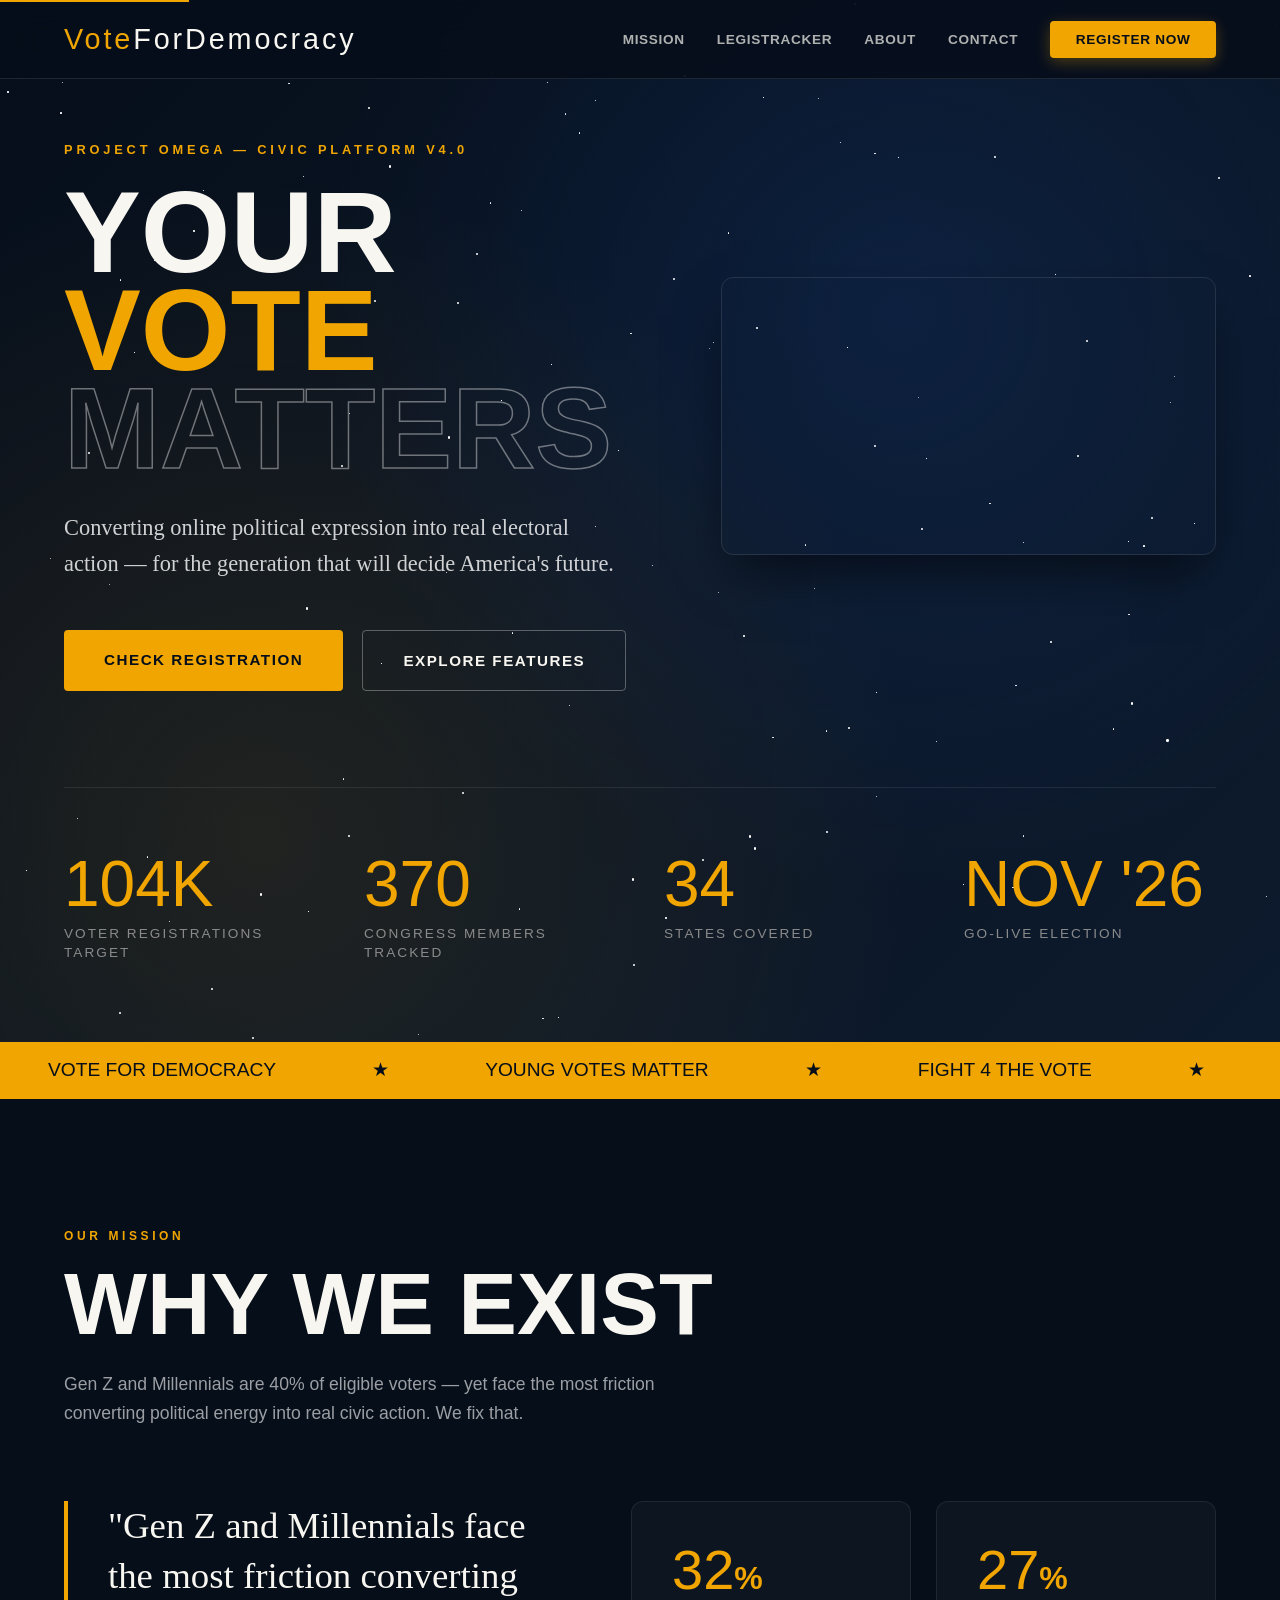
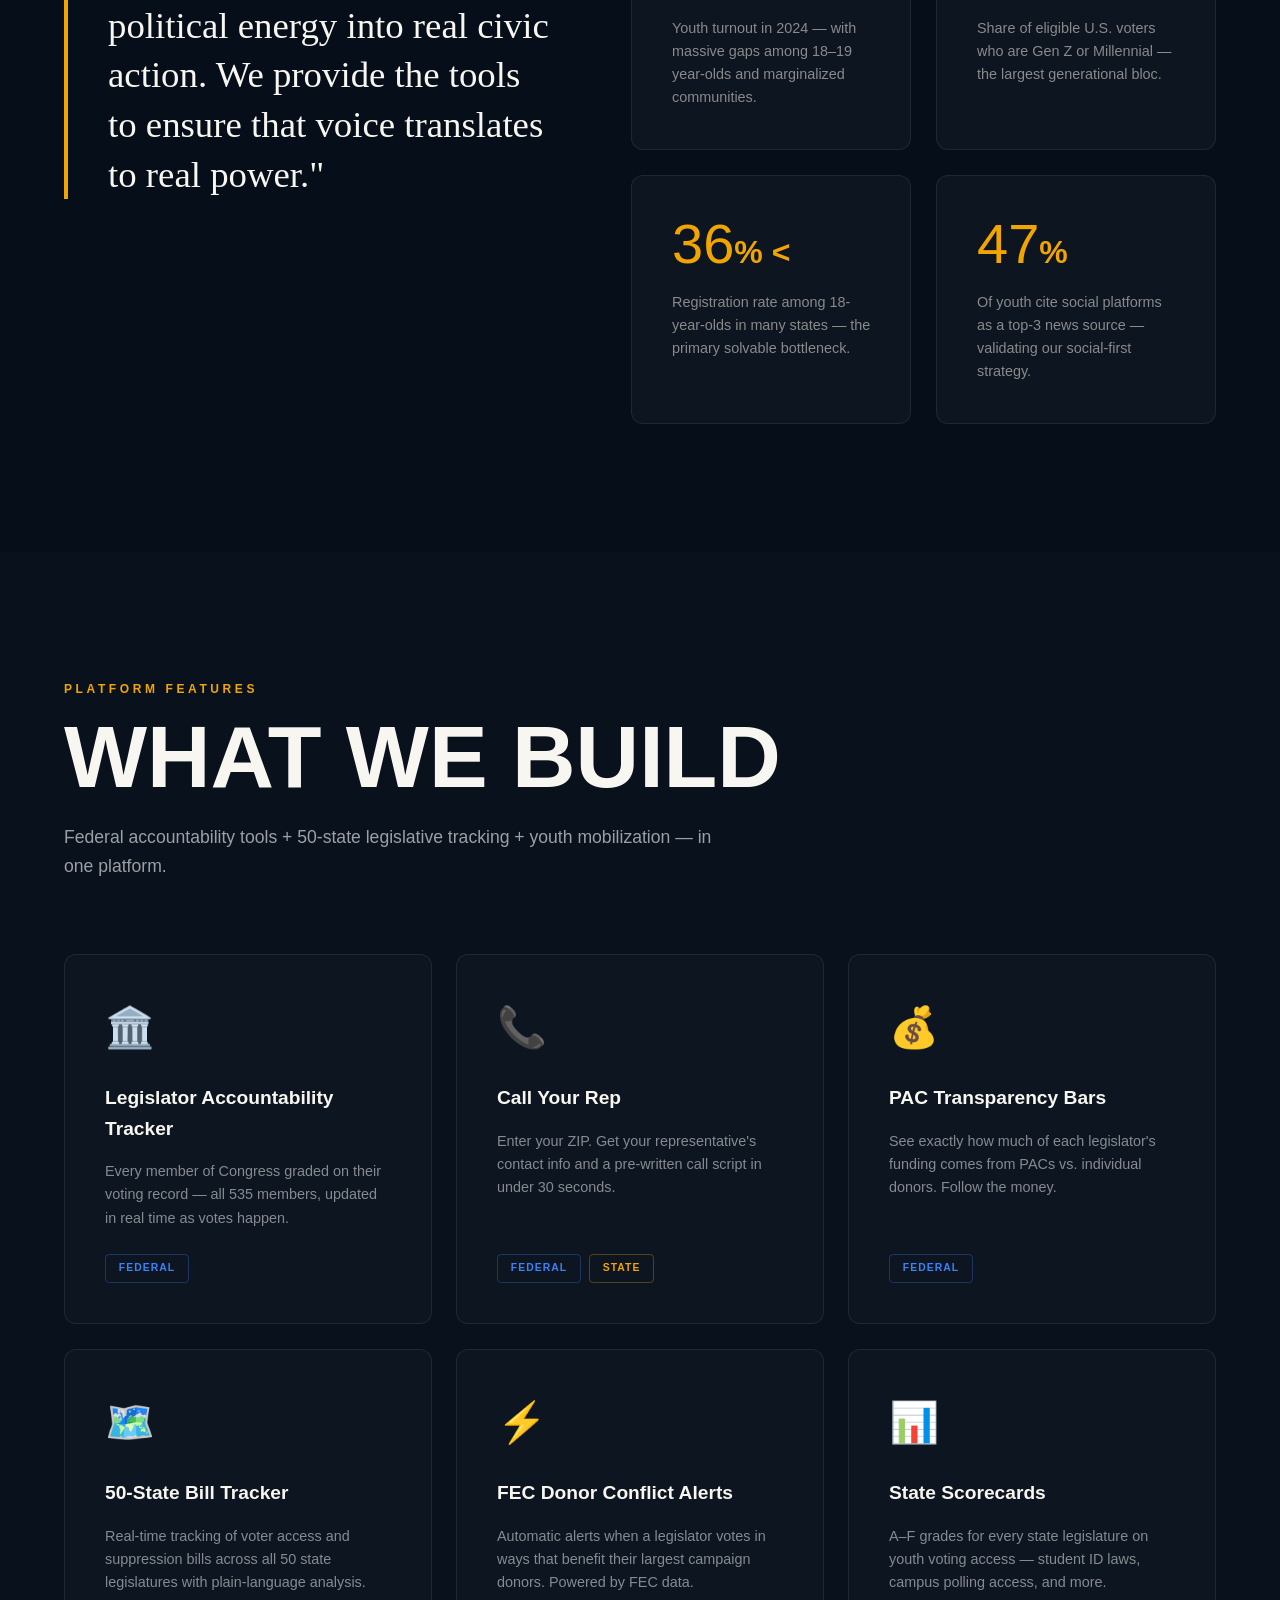
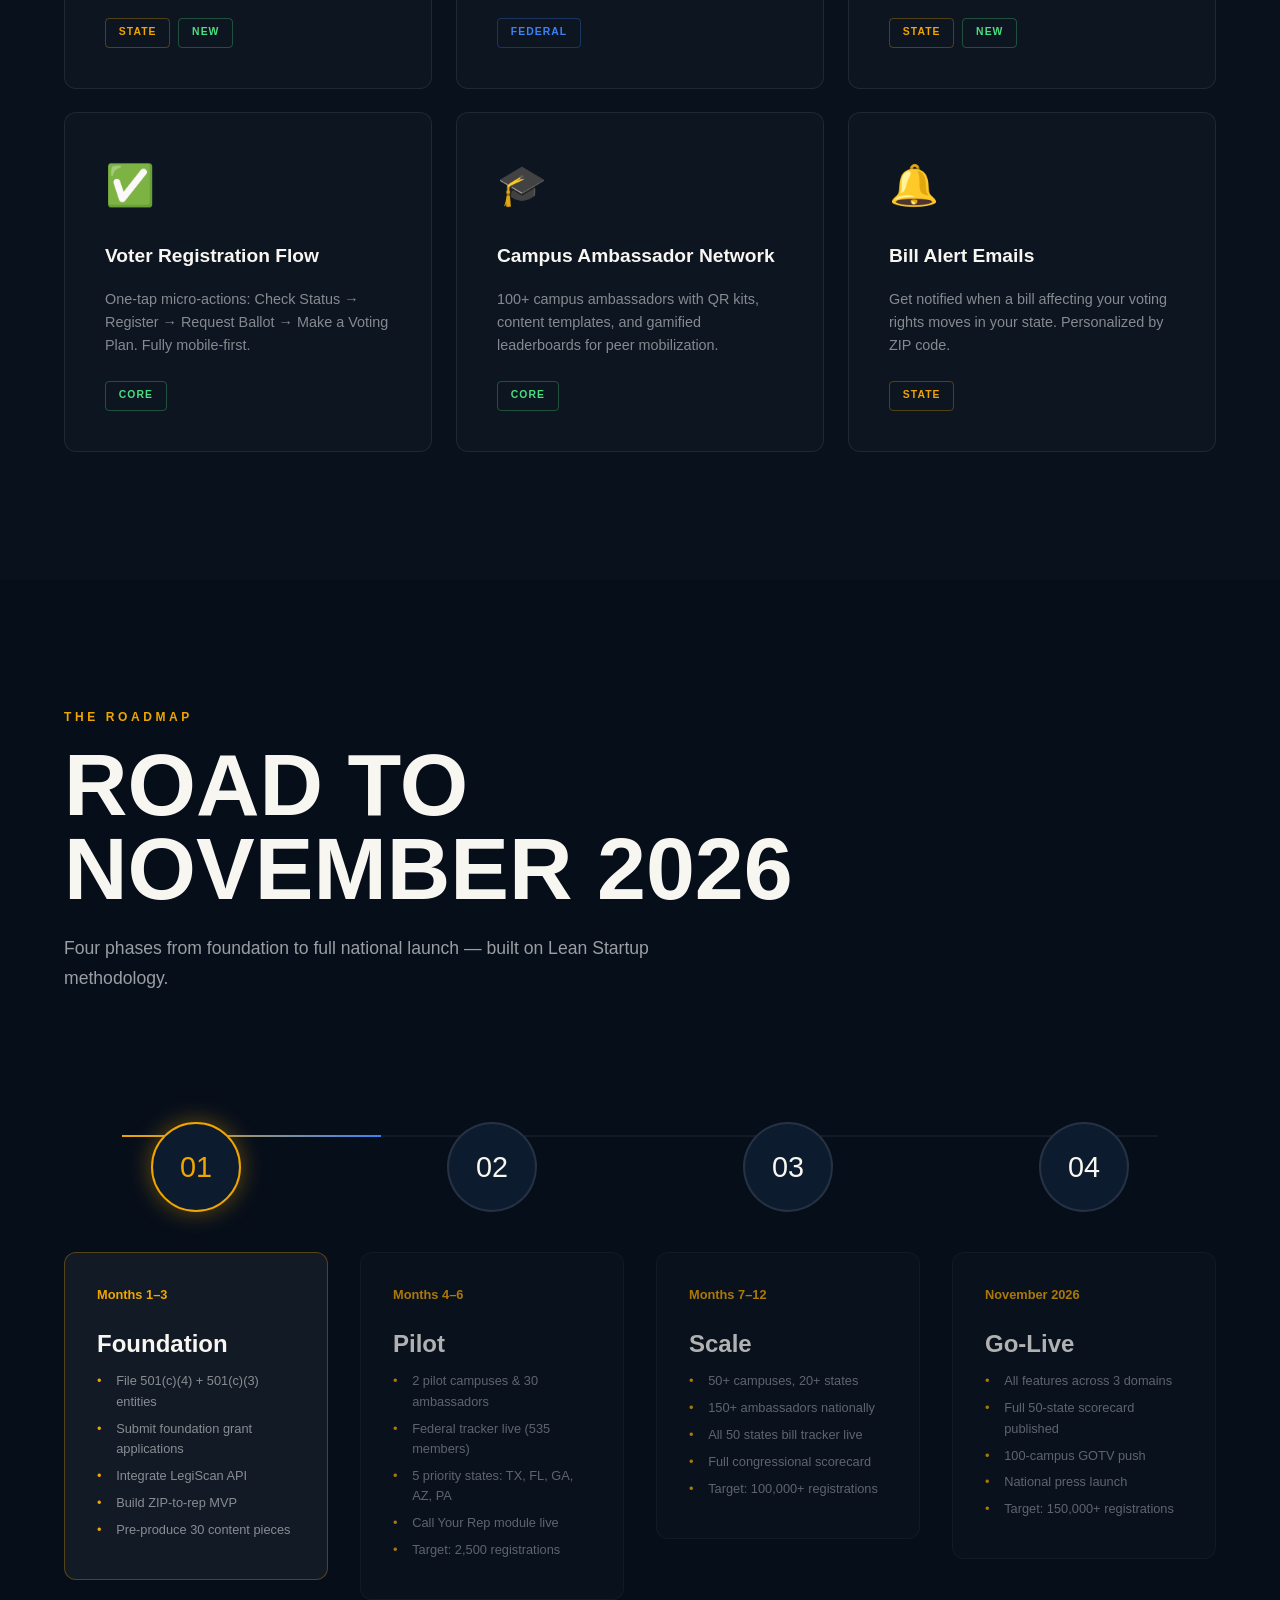
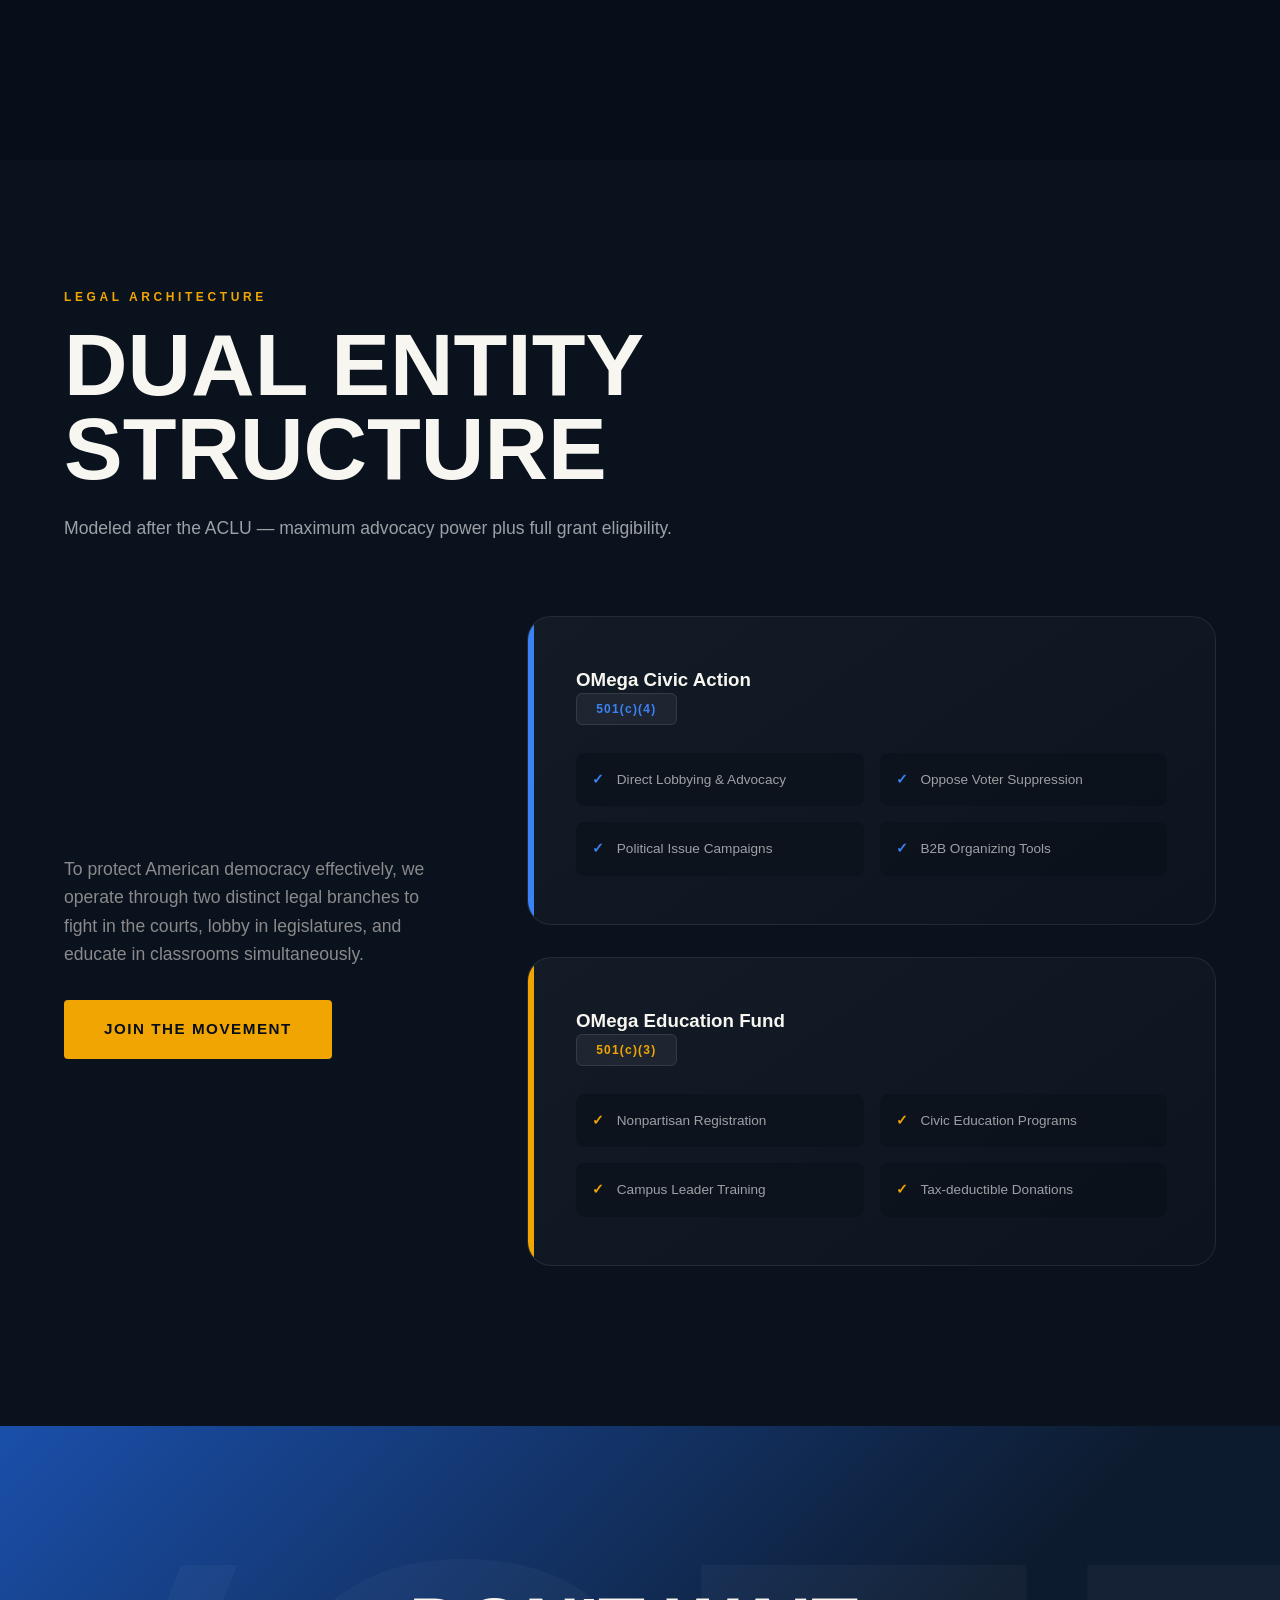
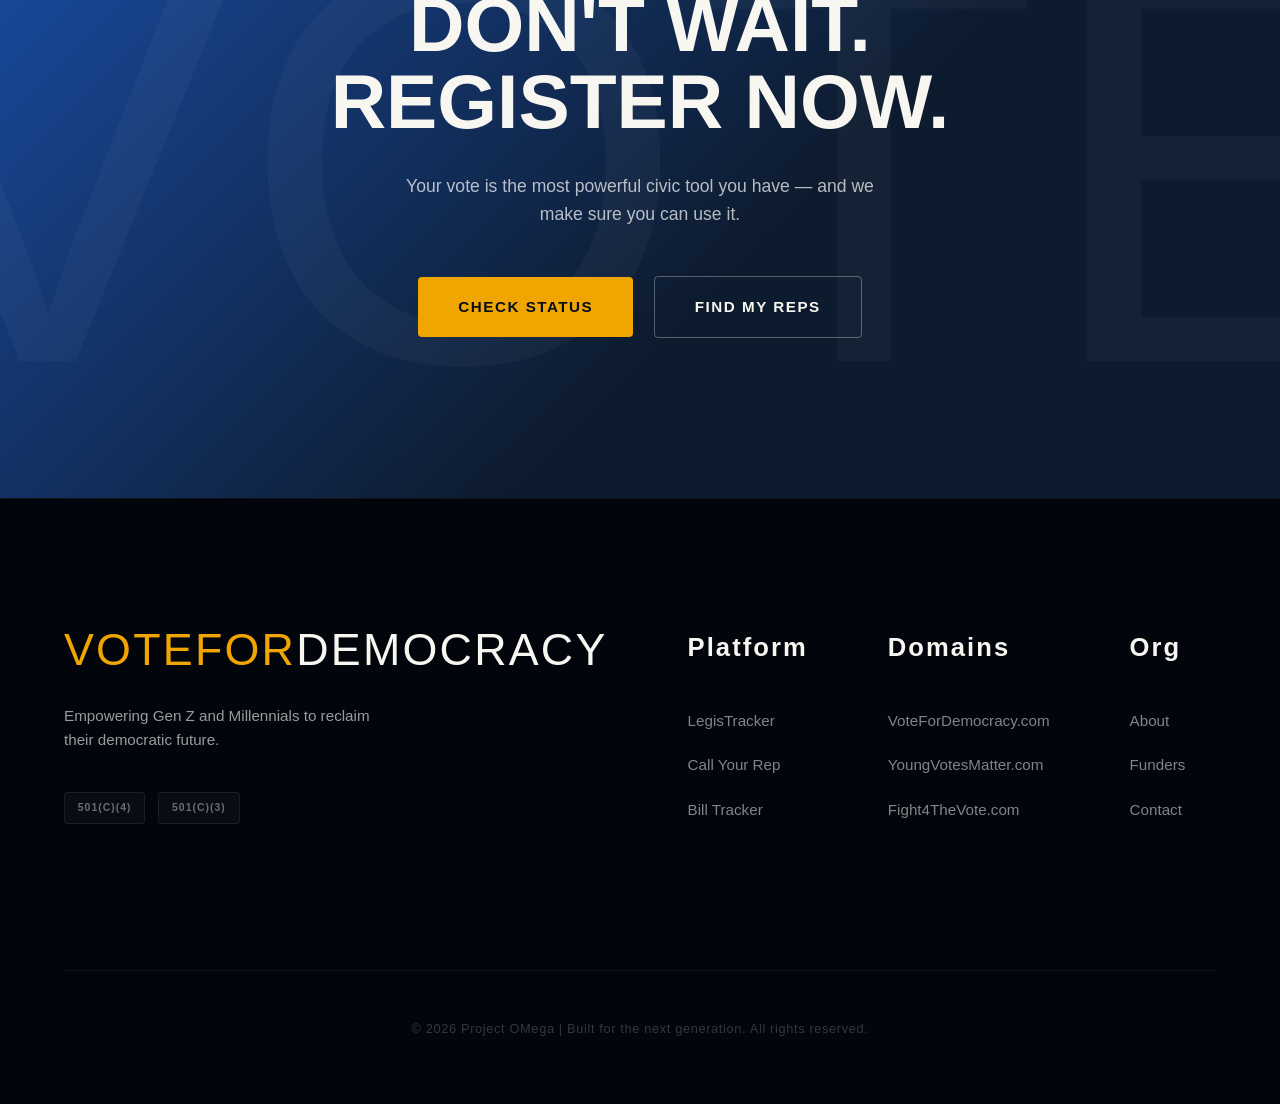
<file: index.html>
<!DOCTYPE html>
<html lang="en">
<head>
    <meta charset="UTF-8">
    <meta name="viewport" content="width=device-width, initial-scale=1.0">
    <meta http-equiv="X-UA-Compatible" content="ie=edge">
    <title>Vote For Democracy | Project OMega</title>
    
    <meta http-equiv="Content-Security-Policy" content="default-src 'self'; font-src 'self' https://fonts.gstatic.com; style-src 'self' 'unsafe-inline' https://fonts.googleapis.com; frame-src https://www.youtube.com; script-src 'self' 'unsafe-inline'; img-src 'self' data: https:;">

    <meta name="description" content="A civic platform converting online political expression into real electoral action for Gen Z and Millennials.">
    <link rel="canonical" href="https://www.youngvotesmatter.com/">
    <meta property="og:title" content="Vote For Democracy | Project OMega">
    <meta property="og:description" content="Empowering the next generation to lead America's electoral future.">
    <meta property="og:type" content="website">
    <meta property="og:url" content="https://www.youngvotesmatter.com/">
    <meta property="og:image" content="https://www.youngvotesmatter.com/assets/og-image.jpg">

    <link rel="preconnect" href="https://fonts.googleapis.com">
    <link rel="preconnect" href="https://fonts.gstatic.com" crossorigin>
    <link rel="preconnect" href="https://www.youtube.com">

    <link href="https://fonts.googleapis.com/css2?family=Bebas+Neue&family=DM+Sans:ital,wght@0,300;0,400;0,500;0,700;1,300&family=Playfair+Display:wght@700;900&display=swap" rel="stylesheet">
    
    <link rel="stylesheet" href="css/style.css">
    
    <script type="application/ld+json">
    {
      "@context": "https://schema.org",
      "@type": "NGO",
      "name": "Project OMega",
      "alternateName": "Vote For Democracy",
      "url": "https://www.youngvotesmatter.com/",
      "description": "Empowering Gen Z and Millennials to reclaim their democratic future through legislative accountability and voter registration.",
      "sameAs": [
        "https://www.instagram.com/yourhandle",
        "https://twitter.com/yourhandle"
      ]
    }
    </script>
</head>
<body>

    <a href="#main-content" class="skip-link">Skip to main content</a>

    <nav id="main-nav">
        <a href="index.html" class="nav-logo" aria-label="Vote For Democracy Home"><span>Vote</span>ForDemocracy</a>
        <button class="menu-toggle" id="mobile-menu" aria-label="Toggle navigation" aria-expanded="false">
            <span></span><span></span><span></span>
        </button>
        <ul class="nav-links">
            <li><a href="#mission">Mission</a></li>
            <li><a href="legistracker.html">LegisTracker</a></li>
            <li><a href="about.html">About</a></li>
            <li><a href="contact.html">Contact</a></li>
            <li><a href="#register" class="nav-cta">Register Now</a></li>
        </ul>
    </nav>

    <main id="main-content">
        <section class="hero" id="home">
            <div class="hero-bg"></div>
            <div class="hero-stars" id="stars-container" aria-hidden="true"></div>
            
            <div style="width: 100%; max-width: 1400px; display: flex; flex-direction: column; align-items: center; position: relative; z-index: 1;">
                <div class="hero-content">
                    <div class="hero-text">
                        <span class="hero-label">Project OMega — Civic Platform v4.0</span>
                        <h1 class="hero-title">YOUR <span class="accent">VOTE</span><br><span class="outline">MATTERS</span></h1>
                        <p class="hero-sub">Converting online political expression into real electoral action — for the generation that will decide America's future.</p>
                        <div class="btn-group">
                            <a href="#register" class="btn btn-primary">Check Registration</a>
                            <a href="legistracker.html" class="btn btn-outline">Explore Features</a>
                        </div>
                    </div>
                    <div class="hero-media">
                        <div class="video-wrapper">
                            <iframe src="https://www.youtube.com/embed/EosrxoSG_Sw" title="Vote For Democracy Campaign Video" frameborder="0" allow="accelerometer; autoplay; clipboard-write; encrypted-media; gyroscope; picture-in-picture" allowfullscreen loading="lazy"></iframe>
                        </div>
                    </div>
                </div>

                <div class="hero-stats">
                    <div class="hero-stat">
                        <div class="num" data-target="150000">0</div>
                        <div class="label">Voter Registrations Target</div>
                    </div>
                    <div class="hero-stat">
                        <div class="num" data-target="535">0</div>
                        <div class="label">Congress Members Tracked</div>
                    </div>
                    <div class="hero-stat">
                        <div class="num" data-target="50">0</div>
                        <div class="label">States Covered</div>
                    </div>
                    <div class="hero-stat">
                        <div class="num" data-animate="false">NOV '26</div>
                        <div class="label">Go-Live Election</div>
                    </div>
                </div>
            </div>
        </section>

        <div class="ticker" aria-hidden="true">
            <div class="ticker-track">
                <span>VOTE FOR DEMOCRACY</span><span>★</span><span>YOUNG VOTES MATTER</span><span>★</span><span>FIGHT 4 THE VOTE</span><span>★</span><span>50 STATES TRACKED</span><span>★</span><span>HOLD POWER ACCOUNTABLE</span><span>★</span>
                <span>VOTE FOR DEMOCRACY</span><span>★</span><span>YOUNG VOTES MATTER</span><span>★</span><span>FIGHT 4 THE VOTE</span><span>★</span><span>50 STATES TRACKED</span><span>★</span><span>HOLD POWER ACCOUNTABLE</span><span>★</span>
            </div>
        </div>

        <section id="mission">
            <div class="section-header reveal">
                <span class="section-label">Our Mission</span>
                <h2 class="section-title">WHY WE EXIST</h2>
                <p class="section-sub">Gen Z and Millennials are 40% of eligible voters — yet face the most friction converting political energy into real civic action. We fix that.</p>
            </div>
            
            <div class="mission-grid">
                <div class="mission-quote reveal">
                    "Gen Z and Millennials face the most friction converting political energy into real civic action. We provide the tools to ensure that voice translates to real power."
                </div>
                <div class="mission-stats">
                    <div class="stat-card reveal">
                        <div class="big" data-target="47">0</div><span style="color:var(--gold); font-size:2rem; font-weight:bold;">%</span>
                        <p>Youth turnout in 2024 — with massive gaps among 18–19 year-olds and marginalized communities.</p>
                    </div>
                    <div class="stat-card reveal">
                        <div class="big" data-target="40">0</div><span style="color:var(--gold); font-size:2rem; font-weight:bold;">%</span>
                        <p>Share of eligible U.S. voters who are Gen Z or Millennial — the largest generational bloc.</p>
                    </div>
                    <div class="stat-card reveal">
                        <div class="big" data-target="60">0</div><span style="color:var(--gold); font-size:2rem; font-weight:bold;">% &lt;</span>
                        <p>Registration rate among 18-year-olds in many states — the primary solvable bottleneck.</p>
                    </div>
                    <div class="stat-card reveal">
                        <div class="big" data-target="77">0</div><span style="color:var(--gold); font-size:2rem; font-weight:bold;">%</span>
                        <p>Of youth cite social platforms as a top-3 news source — validating our social-first strategy.</p>
                    </div>
                </div>
            </div>
        </section>

        <section id="platform" class="features" style="background: rgba(255,255,255,0.01);">
            <div class="section-header reveal">
                <span class="section-label">Platform Features</span>
                <h2 class="section-title">WHAT WE BUILD</h2>
                <p class="section-sub">Federal accountability tools + 50-state legislative tracking + youth mobilization — in one platform.</p>
            </div>
            
            <div class="features-grid">
                <div class="feature-card reveal">
                    <div class="feature-icon" aria-hidden="true">🏛️</div>
                    <h3>Legislator Accountability Tracker</h3>
                    <p>Every member of Congress graded on their voting record — all 535 members, updated in real time as votes happen.</p>
                    <div class="feature-tag-container"><span class="feature-tag">Federal</span></div>
                </div>
                <div class="feature-card reveal">
                    <div class="feature-icon" aria-hidden="true">📞</div>
                    <h3>Call Your Rep</h3>
                    <p>Enter your ZIP. Get your representative's contact info and a pre-written call script in under 30 seconds.</p>
                    <div class="feature-tag-container"><span class="feature-tag">Federal</span><span class="feature-tag state">State</span></div>
                </div>
                <div class="feature-card reveal">
                    <div class="feature-icon" aria-hidden="true">💰</div>
                    <h3>PAC Transparency Bars</h3>
                    <p>See exactly how much of each legislator's funding comes from PACs vs. individual donors. Follow the money.</p>
                    <div class="feature-tag-container"><span class="feature-tag">Federal</span></div>
                </div>
                <div class="feature-card reveal">
                    <div class="feature-icon" aria-hidden="true">🗺️</div>
                    <h3>50-State Bill Tracker</h3>
                    <p>Real-time tracking of voter access and suppression bills across all 50 state legislatures with plain-language analysis.</p>
                    <div class="feature-tag-container"><span class="feature-tag state">State</span><span class="feature-tag new">New</span></div>
                </div>
                <div class="feature-card reveal">
                    <div class="feature-icon" aria-hidden="true">⚡</div>
                    <h3>FEC Donor Conflict Alerts</h3>
                    <p>Automatic alerts when a legislator votes in ways that benefit their largest campaign donors. Powered by FEC data.</p>
                    <div class="feature-tag-container"><span class="feature-tag">Federal</span></div>
                </div>
                <div class="feature-card reveal">
                    <div class="feature-icon" aria-hidden="true">📊</div>
                    <h3>State Scorecards</h3>
                    <p>A–F grades for every state legislature on youth voting access — student ID laws, campus polling access, and more.</p>
                    <div class="feature-tag-container"><span class="feature-tag state">State</span><span class="feature-tag new">New</span></div>
                </div>
                <div class="feature-card reveal">
                    <div class="feature-icon" aria-hidden="true">✅</div>
                    <h3>Voter Registration Flow</h3>
                    <p>One-tap micro-actions: Check Status → Register → Request Ballot → Make a Voting Plan. Fully mobile-first.</p>
                    <div class="feature-tag-container"><span class="feature-tag new">Core</span></div>
                </div>
                <div class="feature-card reveal">
                    <div class="feature-icon" aria-hidden="true">🎓</div>
                    <h3>Campus Ambassador Network</h3>
                    <p>100+ campus ambassadors with QR kits, content templates, and gamified leaderboards for peer mobilization.</p>
                    <div class="feature-tag-container"><span class="feature-tag new">Core</span></div>
                </div>
                <div class="feature-card reveal">
                    <div class="feature-icon" aria-hidden="true">🔔</div>
                    <h3>Bill Alert Emails</h3>
                    <p>Get notified when a bill affecting your voting rights moves in your state. Personalized by ZIP code.</p>
                    <div class="feature-tag-container"><span class="feature-tag state">State</span></div>
                </div>
            </div>
        </section>

        <section id="roadmap">
            <div class="section-header reveal">
                <span class="section-label">The Roadmap</span>
                <h2 class="section-title">ROAD TO NOVEMBER 2026</h2>
                <p class="section-sub">Four phases from foundation to full national launch — built on Lean Startup methodology.</p>
            </div>

            <div class="roadmap-container reveal">
                <div class="roadmap-line"><div class="roadmap-progress" id="roadmap-bar"></div></div>
                <div class="roadmap-grid">
                    <div class="roadmap-step active" tabindex="0" role="button" data-step="1" data-progress="25%">
                        <div class="step-marker">01</div>
                        <div class="step-info">
                            <span class="step-date">Months 1–3</span>
                            <h3 class="step-title">Foundation</h3>
                            <ul class="step-tasks">
                                <li>File 501(c)(4) + 501(c)(3) entities</li>
                                <li>Submit foundation grant applications</li>
                                <li>Integrate LegiScan API</li>
                                <li>Build ZIP-to-rep MVP</li>
                                <li>Pre-produce 30 content pieces</li>
                            </ul>
                        </div>
                    </div>
                    <div class="roadmap-step" tabindex="0" role="button" data-step="2" data-progress="50%">
                        <div class="step-marker">02</div>
                        <div class="step-info">
                            <span class="step-date">Months 4–6</span>
                            <h3 class="step-title">Pilot</h3>
                            <ul class="step-tasks">
                                <li>2 pilot campuses & 30 ambassadors</li>
                                <li>Federal tracker live (535 members)</li>
                                <li>5 priority states: TX, FL, GA, AZ, PA</li>
                                <li>Call Your Rep module live</li>
                                <li>Target: 2,500 registrations</li>
                            </ul>
                        </div>
                    </div>
                    <div class="roadmap-step" tabindex="0" role="button" data-step="3" data-progress="75%">
                        <div class="step-marker">03</div>
                        <div class="step-info">
                            <span class="step-date">Months 7–12</span>
                            <h3 class="step-title">Scale</h3>
                            <ul class="step-tasks">
                                <li>50+ campuses, 20+ states</li>
                                <li>150+ ambassadors nationally</li>
                                <li>All 50 states bill tracker live</li>
                                <li>Full congressional scorecard</li>
                                <li>Target: 100,000+ registrations</li>
                            </ul>
                        </div>
                    </div>
                    <div class="roadmap-step" tabindex="0" role="button" data-step="4" data-progress="100%">
                        <div class="step-marker">04</div>
                        <div class="step-info">
                            <span class="step-date">November 2026</span>
                            <h3 class="step-title">Go-Live</h3>
                            <ul class="step-tasks">
                                <li>All features across 3 domains</li>
                                <li>Full 50-state scorecard published</li>
                                <li>100-campus GOTV push</li>
                                <li>National press launch</li>
                                <li>Target: 150,000+ registrations</li>
                            </ul>
                        </div>
                    </div>
                </div>
            </div>
        </section>

        <section id="structure" style="background: rgba(255,255,255,0.015);">
            <div class="section-header reveal">
                <span class="section-label">Legal Architecture</span>
                <h2 class="section-title">DUAL ENTITY STRUCTURE</h2>
                <p class="section-sub">Modeled after the ACLU — maximum advocacy power plus full grant eligibility.</p>
            </div>

            <div class="structure-container reveal">
                <div class="structure-text">
                    <p style="color: var(--gray); font-size: 1.1rem; margin-bottom: 2rem;">
                        To protect American democracy effectively, we operate through two distinct legal branches to fight in the courts, lobby in legislatures, and educate in classrooms simultaneously.
                    </p>
                    <div class="btn-group"><a href="#register" class="btn btn-primary" target="_blank" rel="noopener noreferrer">Join the Movement</a></div>
                </div>

                <div class="entity-showcase">
                    <div class="entity-panel c4">
                        <div class="panel-header"><h3>OMega Civic Action</h3><span class="panel-badge">501(c)(4)</span></div>
                        <ul class="panel-list">
                            <li>Direct Lobbying & Advocacy</li>
                            <li>Oppose Voter Suppression</li>
                            <li>Political Issue Campaigns</li>
                            <li>B2B Organizing Tools</li>
                        </ul>
                    </div>
                    <div class="entity-panel c3">
                        <div class="panel-header"><h3>OMega Education Fund</h3><span class="panel-badge">501(c)(3)</span></div>
                        <ul class="panel-list">
                            <li>Nonpartisan Registration</li>
                            <li>Civic Education Programs</li>
                            <li>Campus Leader Training</li>
                            <li>Tax-deductible Donations</li>
                        </ul>
                    </div>
                </div>
            </div>
        </section>

        <section class="cta-section" id="register">
            <h2 class="reveal" style="font-family:'Bebas Neue', sans-serif; font-size: clamp(3rem, 6vw, 5rem); line-height: 1;">DON'T WAIT.<br>REGISTER NOW.</h2>
            <p class="reveal" style="font-size:1.1rem; color:rgba(255,255,255,0.7); margin: 2rem auto 3rem; max-width:500px;">Your vote is the most powerful civic tool you have — and we make sure you can use it.</p>
            <div class="actions reveal">
                <a href="#" class="btn btn-primary" target="_blank" rel="noopener noreferrer">Check Status</a>
                <a href="contact.html" class="btn btn-outline" style="margin-left:1rem;">Find My Reps</a>
            </div>
        </section>
    </main>

    <footer>
        <div class="footer-grid">
            <div class="footer-brand">
                <div class="logo">
                    <span class="gold">VOTEFOR</span><span class="white">DEMOCRACY</span>
                </div>
                <p>Empowering Gen Z and Millennials to reclaim their democratic future.</p>
                <div class="footer-pills">
                    <span class="footer-pill">501(c)(4)</span>
                    <span class="footer-pill">501(c)(3)</span>
                </div>
            </div>
            
            <div class="footer-col">
                <h4>Platform</h4>
                <ul>
                    <li><a href="legistracker.html">LegisTracker</a></li>
                    <li><a href="#platform">Call Your Rep</a></li>
                    <li><a href="#platform">Bill Tracker</a></li>
                </ul>
            </div>
            
            <div class="footer-col">
                <h4>Domains</h4>
                <ul>
                    <li><a href="index.html">VoteForDemocracy.com</a></li>
                    <li><a href="index.html">YoungVotesMatter.com</a></li>
                    <li><a href="index.html">Fight4TheVote.com</a></li>
                </ul>
            </div>
            
            <div class="footer-col">
                <h4>Org</h4>
                <ul>
                    <li><a href="about.html">About</a></li>
                    <li><a href="funders.html">Funders</a></li>
                    <li><a href="contact.html">Contact</a></li>
                </ul>
            </div>
        </div>
        
        <div class="footer-bottom">
            © 2026 Project OMega | Built for the next generation. All rights reserved.
        </div>
    </footer>

    <script src="js/main.js" defer></script>
</body>
</html>
</file>
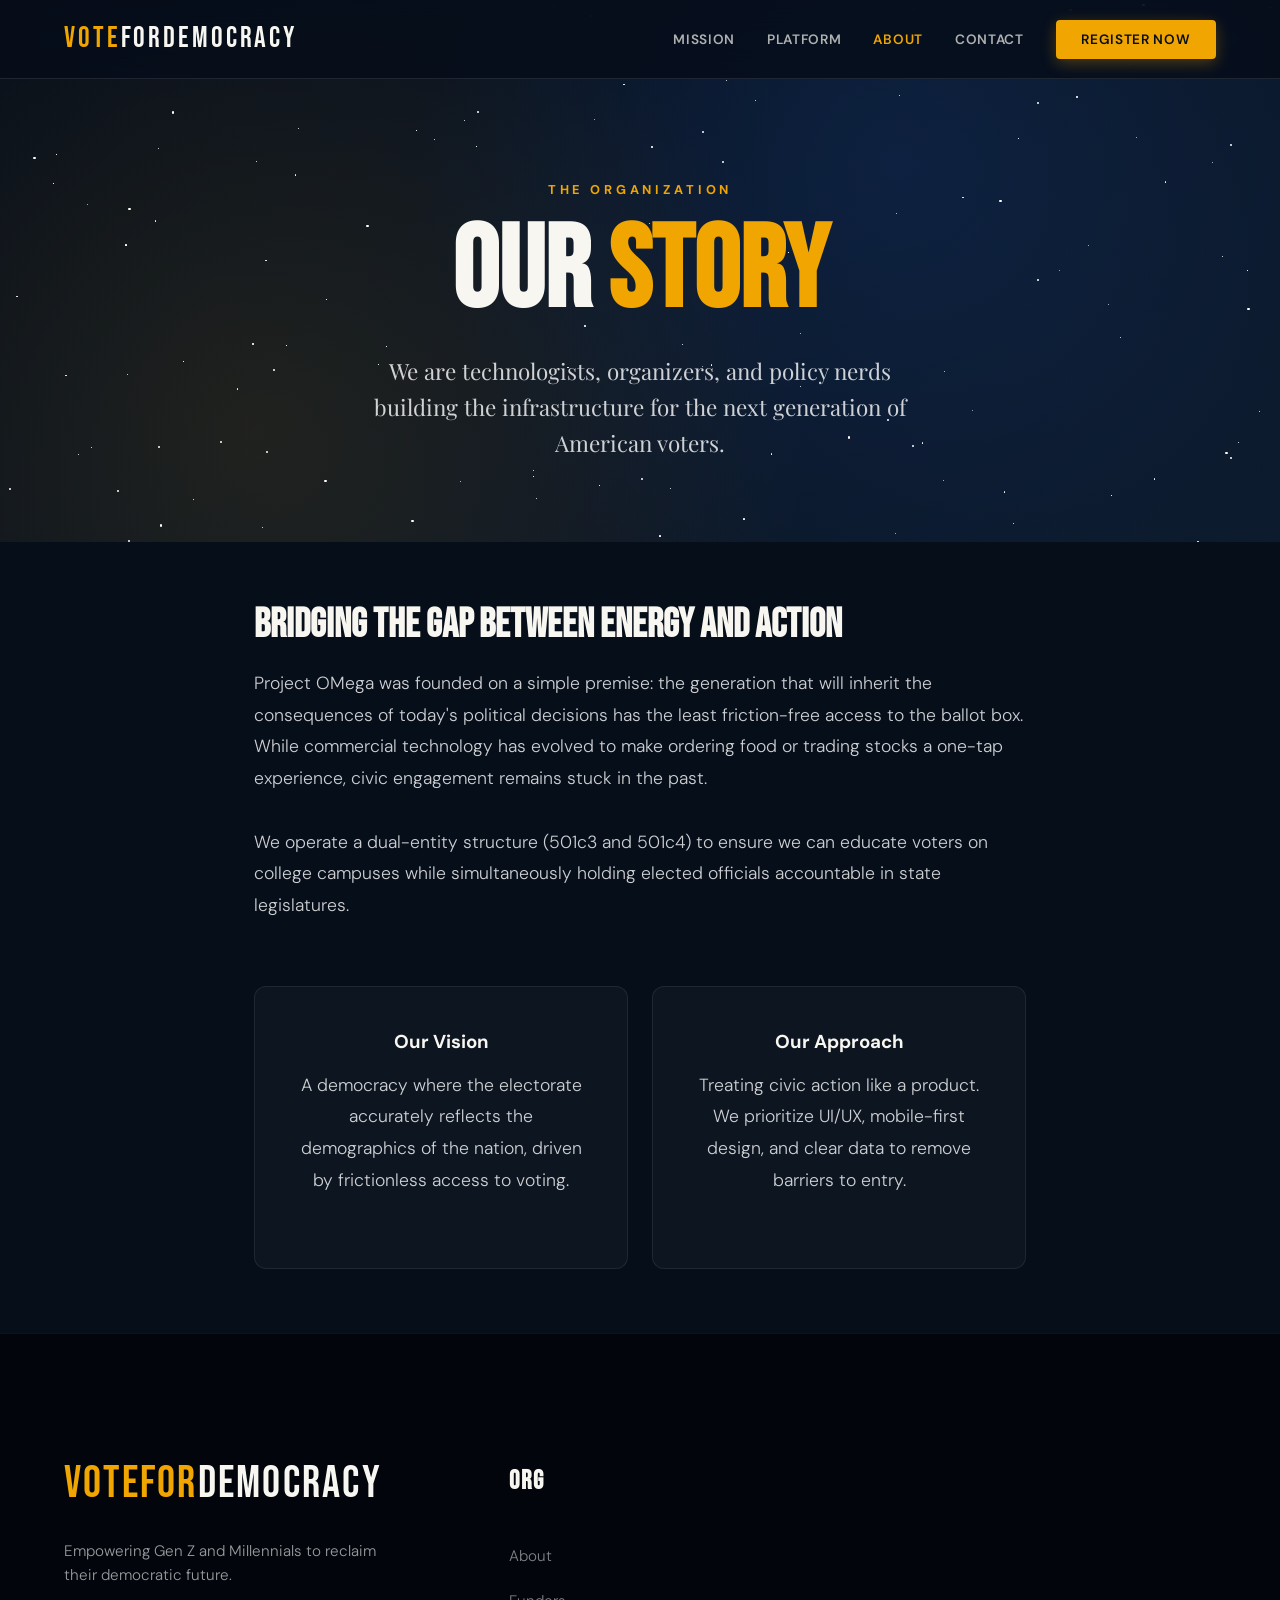
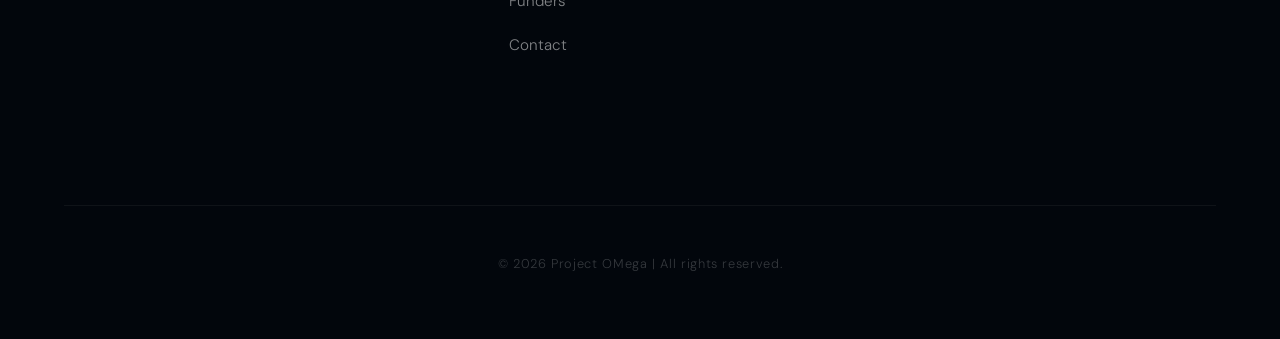
<file: about.html>
<!DOCTYPE html>
<html lang="en">
<head>
    <meta charset="UTF-8">
    <meta name="viewport" content="width=device-width, initial-scale=1.0">
    <title>About Us | Project OMega</title>
    <meta name="description" content="Learn about the team and mission behind Vote For Democracy and Project OMega.">
    <link rel="stylesheet" href="css/style.css">
    <link href="https://fonts.googleapis.com/css2?family=Bebas+Neue&family=DM+Sans:ital,wght@0,300;0,400;0,500;0,700;1,300&family=Playfair+Display:wght@700;900&display=swap" rel="stylesheet">
</head>
<body>

    <nav id="main-nav">
        <a href="index.html" class="nav-logo" aria-label="Home"><span>Vote</span>ForDemocracy</a>
        <button class="menu-toggle" id="mobile-menu" aria-label="Toggle navigation" aria-expanded="false">
            <span></span><span></span><span></span>
        </button>
        <ul class="nav-links">
            <li><a href="index.html#mission">Mission</a></li>
            <li><a href="index.html#platform">Platform</a></li>
            <li><a href="about.html" style="color: var(--gold);">About</a></li>
            <li><a href="contact.html">Contact</a></li>
            <li><a href="#register" class="nav-cta">Register Now</a></li>
        </ul>
    </nav>

    <main id="main-content">
        <section class="hero hero-internal">
            <div class="hero-bg"></div>
            <div class="hero-stars" id="stars-container" aria-hidden="true"></div>
            
            <div style="position: relative; z-index: 1;">
                <span class="hero-label reveal">The Organization</span>
                <h1 class="hero-title reveal">OUR <span class="accent">STORY</span></h1>
                <p class="hero-sub reveal" style="margin: 0 auto;">We are technologists, organizers, and policy nerds building the infrastructure for the next generation of American voters.</p>
            </div>
        </section>

        <section class="content-section">
            <h2 class="section-title reveal" style="font-size: 2.5rem; text-align: left;">Bridging the Gap Between Energy and Action</h2>
            <p class="reveal">Project OMega was founded on a simple premise: the generation that will inherit the consequences of today's political decisions has the least friction-free access to the ballot box. While commercial technology has evolved to make ordering food or trading stocks a one-tap experience, civic engagement remains stuck in the past.</p>
            <p class="reveal">We operate a dual-entity structure (501c3 and 501c4) to ensure we can educate voters on college campuses while simultaneously holding elected officials accountable in state legislatures.</p>
            
            <div class="mission-stats" style="margin-top: 4rem;">
                <div class="stat-card reveal" style="text-align: center;">
                    <h3>Our Vision</h3>
                    <p>A democracy where the electorate accurately reflects the demographics of the nation, driven by frictionless access to voting.</p>
                </div>
                <div class="stat-card reveal" style="text-align: center;">
                    <h3>Our Approach</h3>
                    <p>Treating civic action like a product. We prioritize UI/UX, mobile-first design, and clear data to remove barriers to entry.</p>
                </div>
            </div>
        </section>
    </main>

    <footer>
        <div class="footer-grid">
            <div class="footer-brand">
                <div class="logo"><span class="gold">VOTEFOR</span><span class="white">DEMOCRACY</span></div>
                <p>Empowering Gen Z and Millennials to reclaim their democratic future.</p>
            </div>
            <div class="footer-col">
                <h4>Org</h4>
                <ul>
                    <li><a href="about.html">About</a></li>
                    <li><a href="funders.html">Funders</a></li>
                    <li><a href="contact.html">Contact</a></li>
                </ul>
            </div>
        </div>
        <div class="footer-bottom">© 2026 Project OMega | All rights reserved.</div>
    </footer>

    <script src="js/main.js" defer></script>
</body>
</html>
</file>
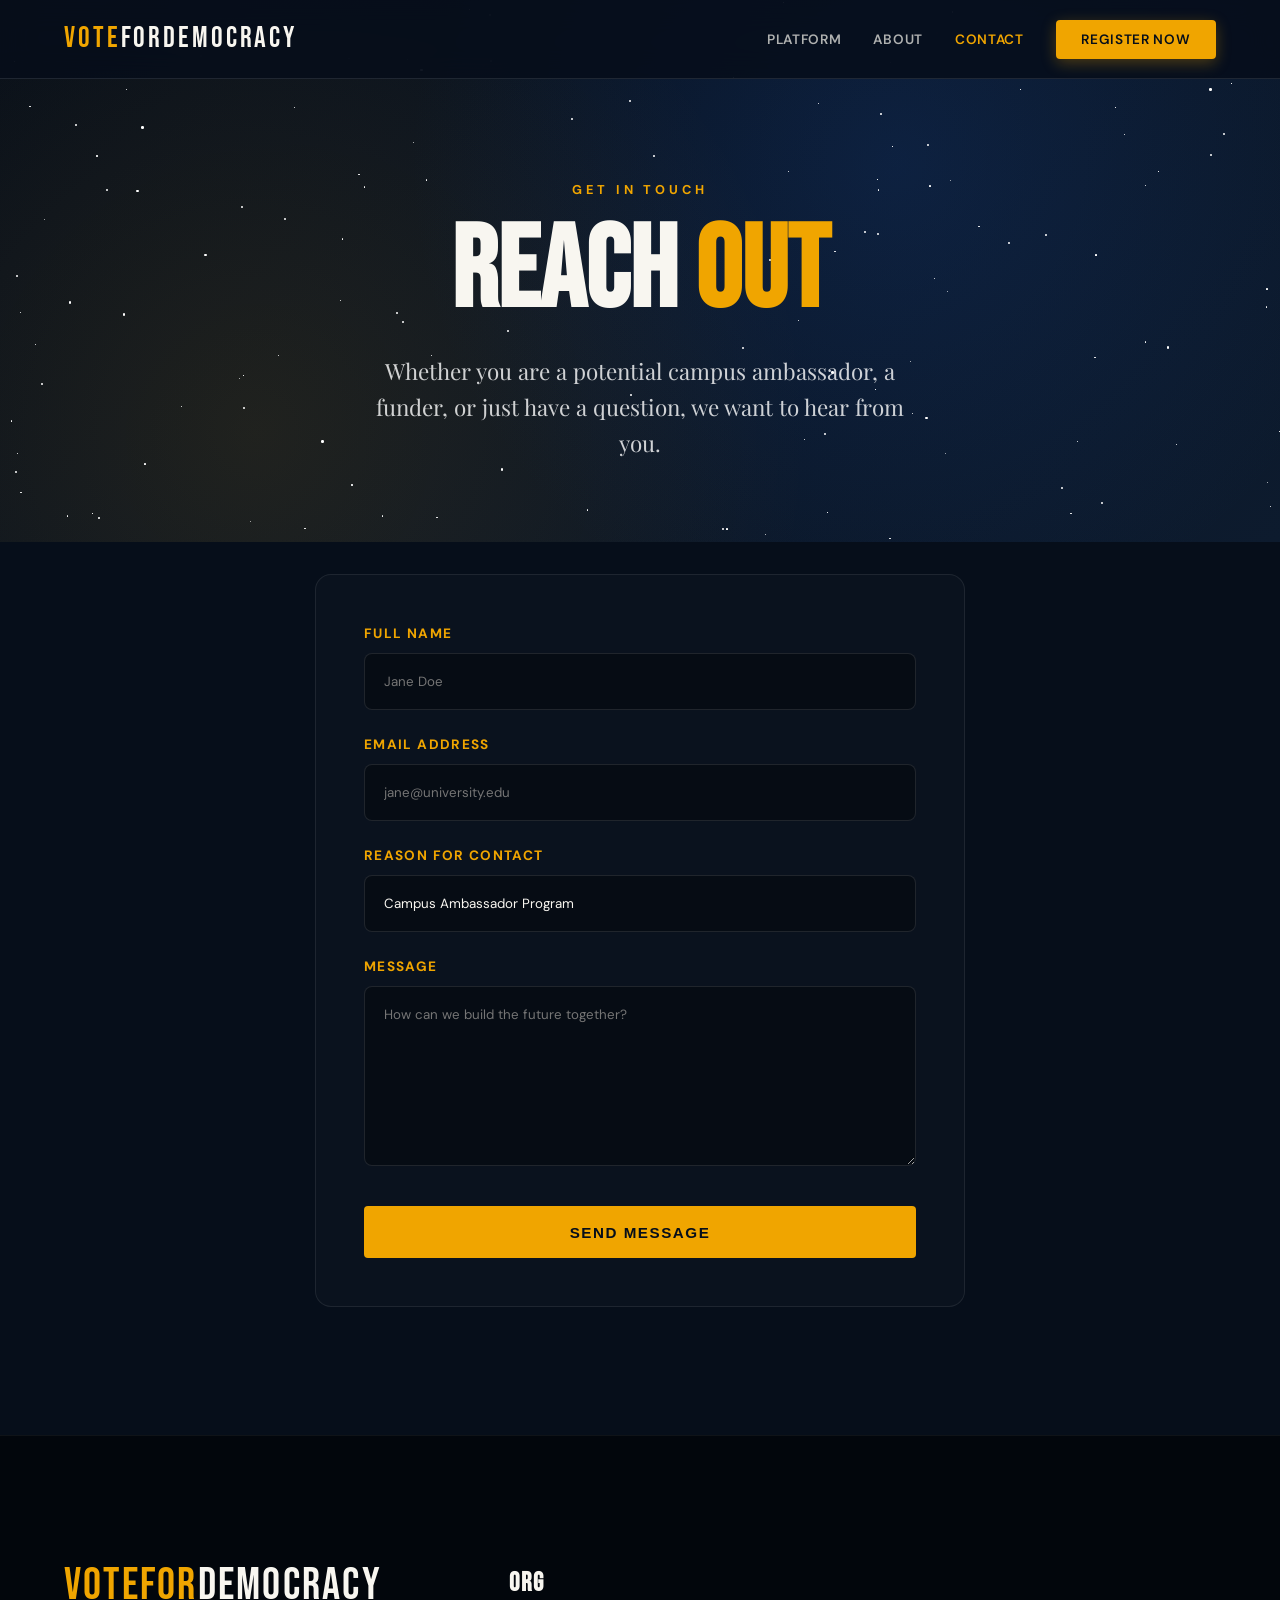
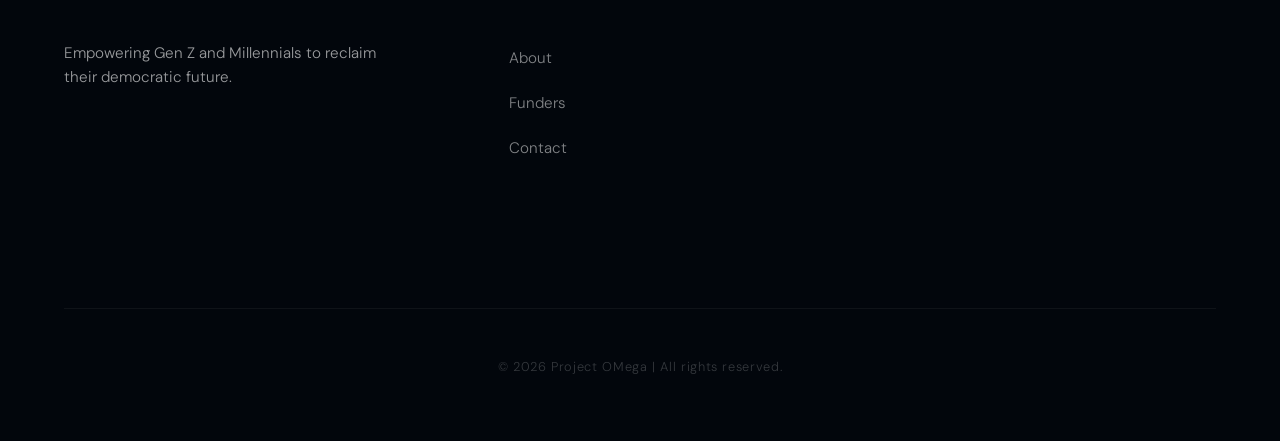
<file: contact.html>
<!DOCTYPE html>
<html lang="en">
<head>
    <meta charset="UTF-8">
    <meta name="viewport" content="width=device-width, initial-scale=1.0">
    <title>Contact Us | Project OMega</title>
    <meta name="description" content="Get in touch with the Vote For Democracy team.">
    <link rel="stylesheet" href="css/style.css">
    <link href="https://fonts.googleapis.com/css2?family=Bebas+Neue&family=DM+Sans:ital,wght@0,300;0,400;0,500;0,700;1,300&family=Playfair+Display:wght@700;900&display=swap" rel="stylesheet">
</head>
<body>

    <nav id="main-nav">
        <a href="index.html" class="nav-logo"><span>Vote</span>ForDemocracy</a>
        <button class="menu-toggle" id="mobile-menu" aria-label="Toggle navigation" aria-expanded="false">
            <span></span><span></span><span></span>
        </button>
        <ul class="nav-links">
            <li><a href="index.html#platform">Platform</a></li>
            <li><a href="about.html">About</a></li>
            <li><a href="contact.html" style="color: var(--gold);">Contact</a></li>
            <li><a href="#register" class="nav-cta">Register Now</a></li>
        </ul>
    </nav>

    <main id="main-content">
        <section class="hero hero-internal">
            <div class="hero-bg"></div>
            <div class="hero-stars" id="stars-container" aria-hidden="true"></div>
            
            <div style="position: relative; z-index: 1;">
                <span class="hero-label reveal">Get in Touch</span>
                <h1 class="hero-title reveal">REACH <span class="accent">OUT</span></h1>
                <p class="hero-sub reveal" style="margin: 0 auto;">Whether you are a potential campus ambassador, a funder, or just have a question, we want to hear from you.</p>
            </div>
        </section>

        <section style="padding: 2rem 5% 8rem;">
            <form class="contact-form reveal" action="#" method="POST">
                <div class="form-group">
                    <label for="name">Full Name</label>
                    <input type="text" id="name" name="name" class="form-input" required placeholder="Jane Doe">
                </div>
                
                <div class="form-group">
                    <label for="email">Email Address</label>
                    <input type="email" id="email" name="email" class="form-input" required placeholder="jane@university.edu">
                </div>

                <div class="form-group">
                    <label for="subject">Reason for Contact</label>
                    <select id="subject" name="subject" class="form-input" required style="appearance: none;">
                        <option value="ambassador">Campus Ambassador Program</option>
                        <option value="funding">Funding & Grants</option>
                        <option value="press">Press Inquiry</option>
                        <option value="general">General Question</option>
                    </select>
                </div>
                
                <div class="form-group">
                    <label for="message">Message</label>
                    <textarea id="message" name="message" class="form-input" required placeholder="How can we build the future together?"></textarea>
                </div>
                
                <button type="submit" class="btn btn-primary" style="margin-top: 1rem;">Send Message</button>
            </form>
        </section>
    </main>

    <footer>
        <div class="footer-grid">
            <div class="footer-brand">
                <div class="logo"><span class="gold">VOTEFOR</span><span class="white">DEMOCRACY</span></div>
                <p>Empowering Gen Z and Millennials to reclaim their democratic future.</p>
            </div>
            <div class="footer-col">
                <h4>Org</h4>
                <ul>
                    <li><a href="about.html">About</a></li>
                    <li><a href="funders.html">Funders</a></li>
                    <li><a href="contact.html">Contact</a></li>
                </ul>
            </div>
        </div>
        <div class="footer-bottom">© 2026 Project OMega | All rights reserved.</div>
    </footer>

    <script src="js/main.js" defer></script>
</body>
</html>
</file>
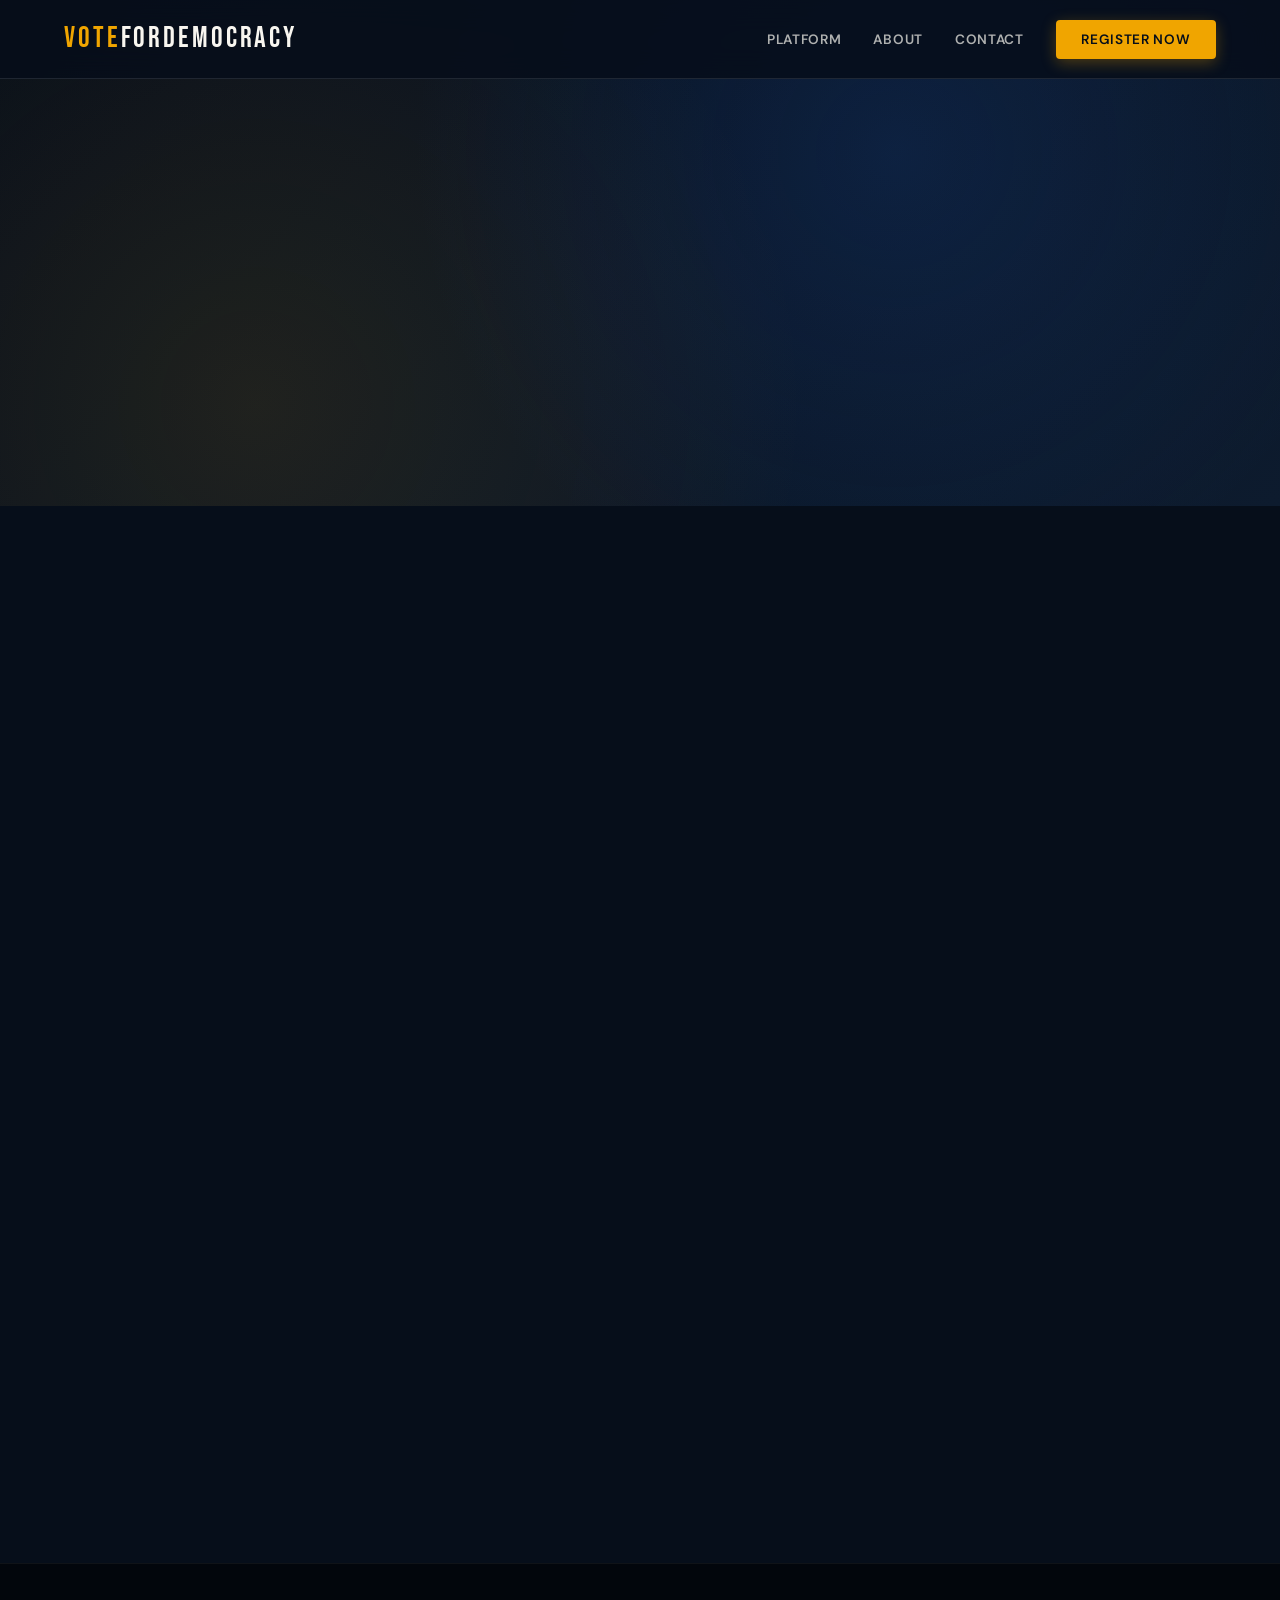
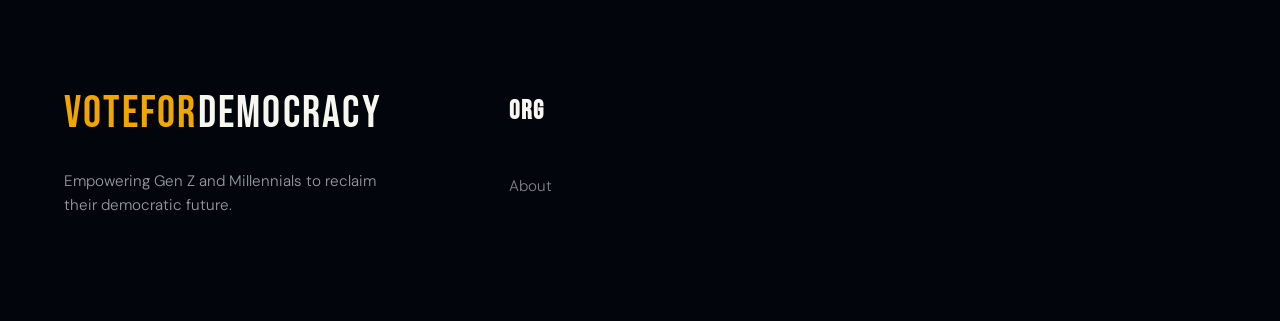
<file: funders.html>
<!DOCTYPE html>
<html lang="en">
<head>
    <meta charset="UTF-8">
    <meta name="viewport" content="width=device-width, initial-scale=1.0">
    <title>Funders & Transparency | Project OMega</title>
    <meta name="description" content="Financial transparency and our founding partners at Project OMega.">
    <link rel="stylesheet" href="css/style.css">
    <link href="https://fonts.googleapis.com/css2?family=Bebas+Neue&family=DM+Sans:ital,wght@0,300;0,400;0,500;0,700;1,300&family=Playfair+Display:wght@700;900&display=swap" rel="stylesheet">
</head>
<body>

    <nav id="main-nav">
        <a href="index.html" class="nav-logo"><span>Vote</span>ForDemocracy</a>
        <button class="menu-toggle" id="mobile-menu" aria-label="Toggle navigation" aria-expanded="false">
            <span></span><span></span><span></span>
        </button>
        <ul class="nav-links">
            <li><a href="index.html#platform">Platform</a></li>
            <li><a href="about.html">About</a></li>
            <li><a href="contact.html">Contact</a></li>
            <li><a href="#register" class="nav-cta">Register Now</a></li>
        </ul>
    </nav>

    <main id="main-content">
        <section class="hero hero-internal">
            <div class="hero-bg"></div>
            <div class="hero-stars" id="stars-container" aria-hidden="true"></div>
            
            <div style="position: relative; z-index: 1;">
                <span class="hero-label reveal">Financial Transparency</span>
                <h1 class="hero-title reveal">OUR <span class="accent">FUNDERS</span></h1>
                <p class="hero-sub reveal" style="margin: 0 auto;">Democracy requires radical transparency. See exactly how our operations are funded.</p>
            </div>
        </section>

        <section class="content-section">
            <h2 class="section-title reveal" style="font-size: 2.5rem; text-align: left;">100% Independent. 100% Transparent.</h2>
            <p class="reveal">Project OMega operates independently of any political party or corporate PAC. Our funding comes from a coalition of philanthropic foundations, grassroots donors, and pro-democracy advocates who believe in the power of the youth vote.</p>
            
            <div class="mission-stats" style="margin-top: 4rem;">
                <div class="stat-card reveal">
                    <h3 style="color: var(--sky); margin-bottom: 1rem;">OMega Education Fund [501(c)(3)]</h3>
                    <p>Supported by tax-deductible contributions. This funding is strictly restricted to non-partisan voter registration, civic education, and our campus ambassador programs.</p>
                </div>
                <div class="stat-card reveal">
                    <h3 style="color: var(--gold); margin-bottom: 1rem;">OMega Civic Action [501(c)(4)]</h3>
                    <p>Supported by non-deductible contributions. This allows us to actively lobby for pro-voter legislation and hold specific elected officials accountable for suppressing the youth vote.</p>
                </div>
            </div>

            <div style="margin-top: 5rem;" class="reveal">
                <h3 style="font-family: 'Bebas Neue', sans-serif; font-size: 2rem; color: var(--white); margin-bottom: 1.5rem;">Major Institutional Partners</h3>
                <p>A full disclosure report of our 2026 institutional partners will be published here prior to our Go-Live date. We pledge to disclose all donors contributing over $5,000 annually.</p>
                <a href="contact.html" class="btn btn-outline" style="margin-top: 1rem;">Become a Founding Donor</a>
            </div>
        </section>
    </main>

    <footer>
        <div class="footer-grid">
            <div class="footer-brand">
                <div class="logo"><span class="gold">VOTEFOR</span><span class="white">DEMOCRACY</span></div>
                <p>Empowering Gen Z and Millennials to reclaim their democratic future.</p>
            </div>
            <div class="footer-col">
                <h4>Org</h4>
                <ul>
                    <li><a href="about.html">About</a></li>
                    <li><a href="funders.html" style
</file>
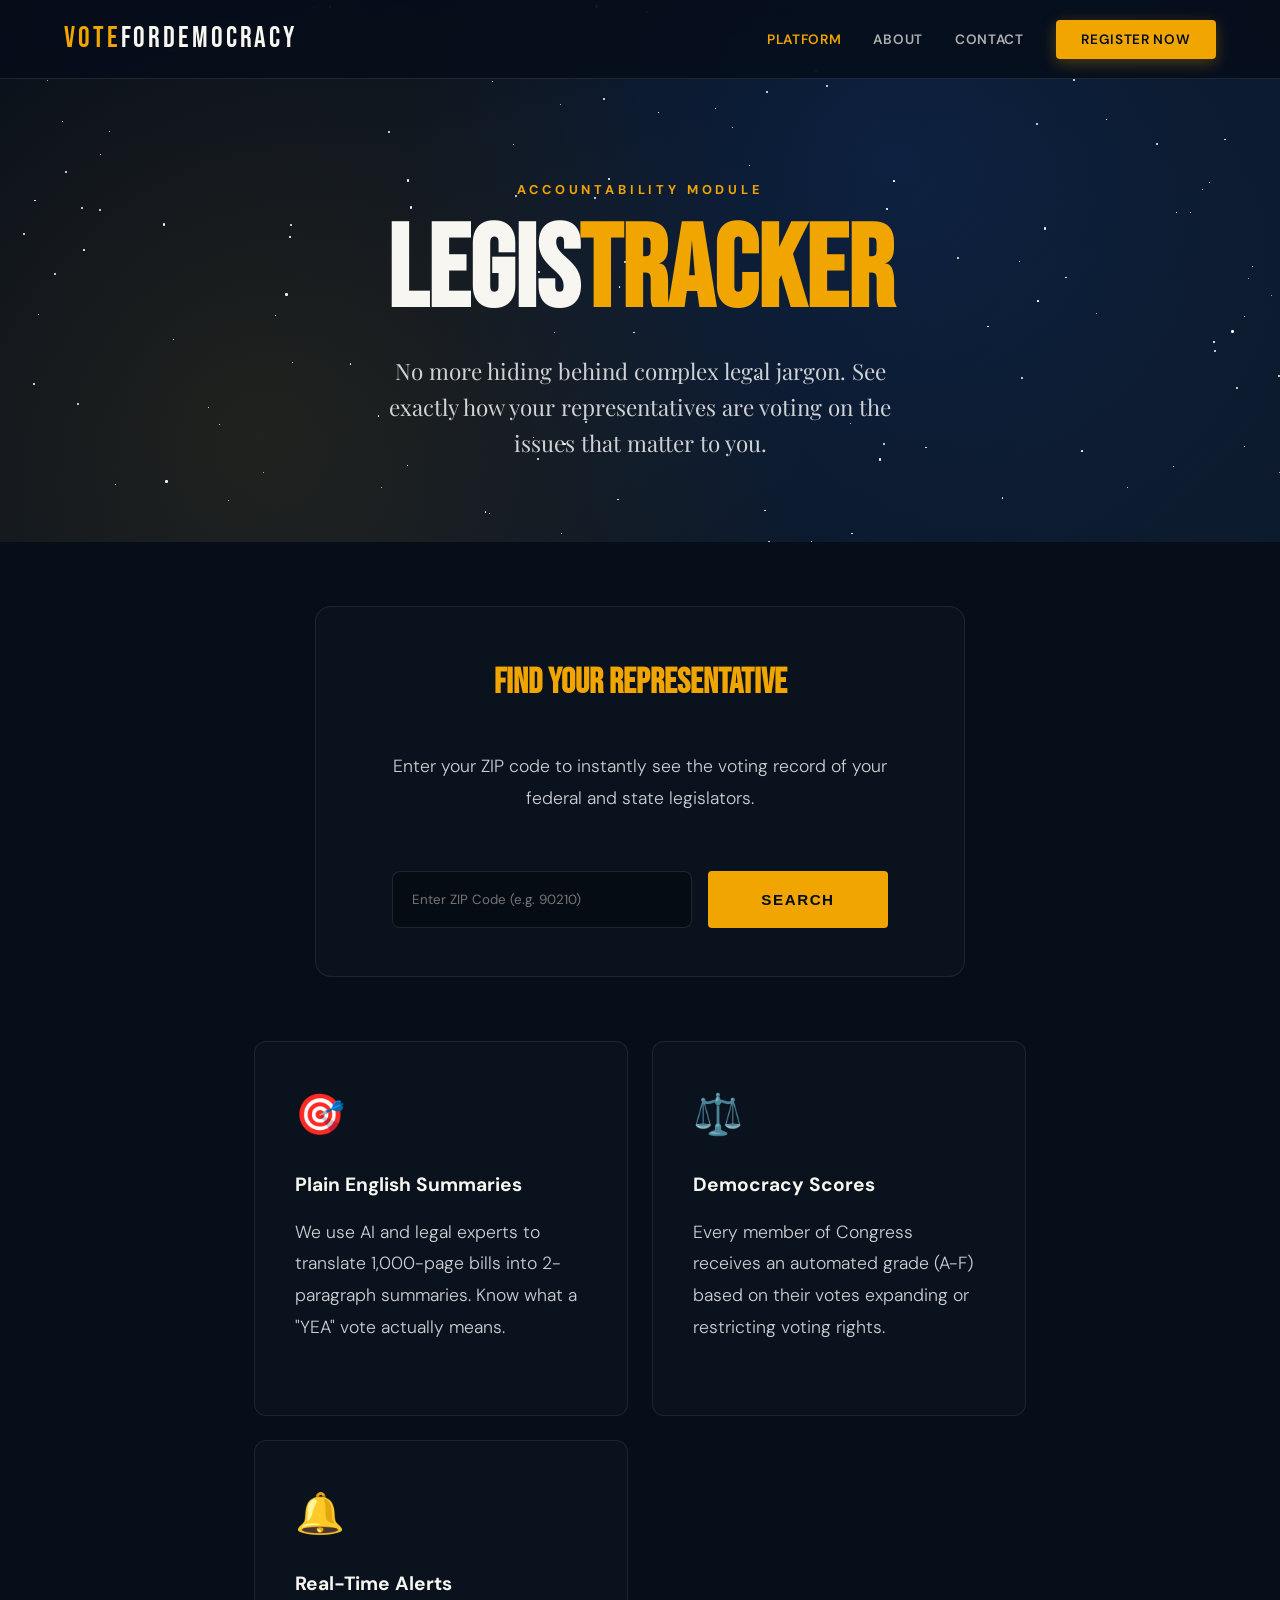
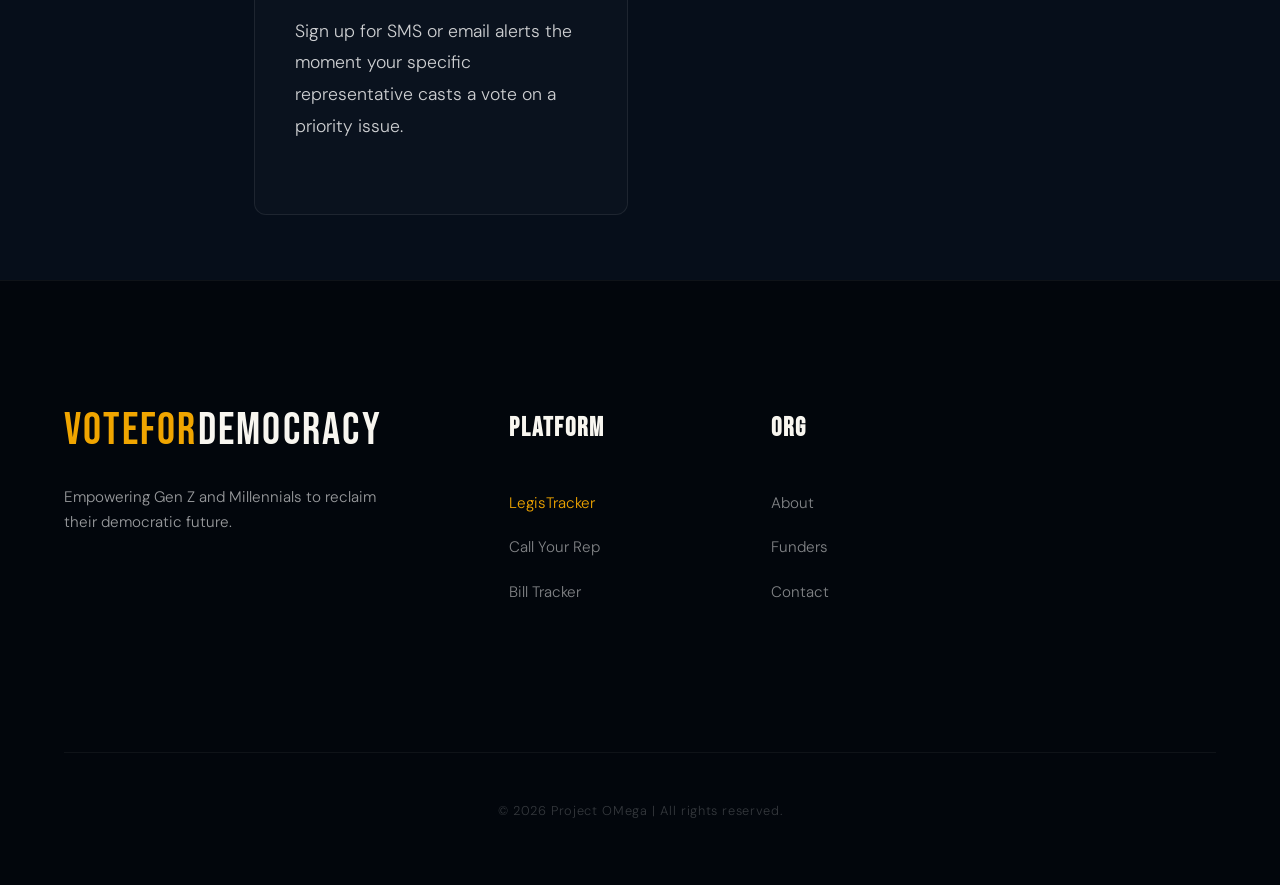
<file: legistracker.html>
<!DOCTYPE html>
<html lang="en">
<head>
    <meta charset="UTF-8">
    <meta name="viewport" content="width=device-width, initial-scale=1.0">
    <title>LegisTracker | Project OMega</title>
    <meta name="description" content="Track how all 535 members of Congress vote in real-time.">
    <link rel="stylesheet" href="css/style.css">
    <link href="https://fonts.googleapis.com/css2?family=Bebas+Neue&family=DM+Sans:ital,wght@0,300;0,400;0,500;0,700;1,300&family=Playfair+Display:wght@700;900&display=swap" rel="stylesheet">
</head>
<body>

    <nav id="main-nav">
        <a href="index.html" class="nav-logo"><span>Vote</span>ForDemocracy</a>
        <button class="menu-toggle" id="mobile-menu" aria-label="Toggle navigation" aria-expanded="false">
            <span></span><span></span><span></span>
        </button>
        <ul class="nav-links">
            <li><a href="index.html#platform" style="color: var(--gold);">Platform</a></li>
            <li><a href="about.html">About</a></li>
            <li><a href="contact.html">Contact</a></li>
            <li><a href="#register" class="nav-cta">Register Now</a></li>
        </ul>
    </nav>

    <main id="main-content">
        <section class="hero hero-internal">
            <div class="hero-bg"></div>
            <div class="hero-stars" id="stars-container" aria-hidden="true"></div>
            
            <div style="position: relative; z-index: 1;">
                <span class="hero-label reveal">Accountability Module</span>
                <h1 class="hero-title reveal">LEGIS<span class="accent">TRACKER</span></h1>
                <p class="hero-sub reveal" style="margin: 0 auto;">No more hiding behind complex legal jargon. See exactly how your representatives are voting on the issues that matter to you.</p>
            </div>
        </section>

        <section class="content-section">
            <div class="contact-form reveal" style="text-align: center; margin-bottom: 4rem;">
                <h2 style="font-family: 'Bebas Neue', sans-serif; font-size: 2.2rem; color: var(--gold); margin-bottom: 1rem;">FIND YOUR REPRESENTATIVE</h2>
                <p style="margin-bottom: 2rem;">Enter your ZIP code to instantly see the voting record of your federal and state legislators.</p>
                
                <form action="#" method="GET" style="display: flex; gap: 1rem; flex-wrap: wrap; justify-content: center;">
                    <input type="text" name="zip" class="form-input" placeholder="Enter ZIP Code (e.g. 90210)" required style="max-width: 300px;">
                    <button type="submit" class="btn btn-primary">Search</button>
                </form>
            </div>

            <div class="features-grid">
                <div class="feature-card reveal">
                    <div class="feature-icon" aria-hidden="true">🎯</div>
                    <h3>Plain English Summaries</h3>
                    <p>We use AI and legal experts to translate 1,000-page bills into 2-paragraph summaries. Know what a "YEA" vote actually means.</p>
                </div>
                <div class="feature-card reveal">
                    <div class="feature-icon" aria-hidden="true">⚖️</div>
                    <h3>Democracy Scores</h3>
                    <p>Every member of Congress receives an automated grade (A-F) based on their votes expanding or restricting voting rights.</p>
                </div>
                <div class="feature-card reveal">
                    <div class="feature-icon" aria-hidden="true">🔔</div>
                    <h3>Real-Time Alerts</h3>
                    <p>Sign up for SMS or email alerts the moment your specific representative casts a vote on a priority issue.</p>
                </div>
            </div>
        </section>
    </main>

    <footer>
        <div class="footer-grid">
            <div class="footer-brand">
                <div class="logo"><span class="gold">VOTEFOR</span><span class="white">DEMOCRACY</span></div>
                <p>Empowering Gen Z and Millennials to reclaim their democratic future.</p>
            </div>
            <div class="footer-col">
                <h4>Platform</h4>
                <ul>
                    <li><a href="legistracker.html" style="color: var(--gold);">LegisTracker</a></li>
                    <li><a href="#">Call Your Rep</a></li>
                    <li><a href="#">Bill Tracker</a></li>
                </ul>
            </div>
            <div class="footer-col">
                <h4>Org</h4>
                <ul>
                    <li><a href="about.html">About</a></li>
                    <li><a href="funders.html">Funders</a></li>
                    <li><a href="contact.html">Contact</a></li>
                </ul>
            </div>
        </div>
        <div class="footer-bottom">© 2026 Project OMega | All rights reserved.</div>
    </footer>

    <script src="js/main.js" defer></script>
</body>
</html>
</file>
<file: css/style.css>
:root {
    --navy: #0d1b2e;
    --blue: #1a4faa;
    --sky: #3b82f6;
    --gold: #f0a500;
    --red: #c0392b;
    --white: #f8f6f0;
    --cream: #ede9df;
    --gray: #8a8a8a;
    --dark: #060e1a;
    --glass: rgba(255, 255, 255, 0.05);
    --transition: all 0.4s cubic-bezier(0.4, 0, 0.2, 1);
}

/* Base Styles */
*, *::before, *::after { box-sizing: border-box; margin: 0; padding: 0; }
html { scroll-behavior: smooth; }
body {
    background: var(--dark);
    color: var(--white);
    font-family: 'DM Sans', sans-serif;
    font-weight: 300;
    overflow-x: hidden;
    line-height: 1.6;
    -webkit-tap-highlight-color: transparent;
}

/* Accessibility: Skip to Content Link */
.skip-link {
    position: absolute;
    top: -40px;
    left: 0;
    background: var(--gold);
    color: var(--dark);
    padding: 8px 16px;
    z-index: 2000;
    font-weight: bold;
    transition: top 0.3s ease;
}
.skip-link:focus { top: 0; }

/* Focus outline for accessibility */
*:focus-visible {
    outline: 2px dashed var(--gold);
    outline-offset: 4px;
}

/* Navigation */
nav {
    position: fixed; top: 0; left: 0; right: 0; z-index: 1000;
    display: flex; align-items: center; justify-content: space-between;
    padding: 1rem 5%;
    background: rgba(6, 14, 26, 0.85);
    backdrop-filter: blur(15px);
    -webkit-backdrop-filter: blur(15px);
    border-bottom: 1px solid rgba(255, 255, 255, 0.1);
    transition: var(--transition);
}
.nav-logo {
    font-family: 'Bebas Neue', sans-serif;
    font-size: 1.8rem;
    letter-spacing: 0.1em;
    color: var(--white);
    text-decoration: none;
    z-index: 1001;
}
.nav-logo span { color: var(--gold); }

.nav-links { display: flex; gap: 2rem; list-style: none; align-items: center; }
.nav-links a {
    color: rgba(248, 246, 240, 0.7);
    text-decoration: none;
    font-size: 0.85rem;
    font-weight: 600;
    letter-spacing: 0.05em;
    text-transform: uppercase;
    transition: var(--transition);
}
.nav-links a:hover { color: var(--gold); }

.nav-cta {
    background: var(--gold);
    color: var(--dark) !important;
    padding: 0.7rem 1.6rem;
    border-radius: 4px;
    box-shadow: 0 4px 15px rgba(240, 165, 0, 0.3);
    font-weight: 700;
}

/* Mobile Toggle */
.menu-toggle {
    display: none;
    flex-direction: column;
    gap: 5px;
    cursor: pointer;
    z-index: 1001;
    background: none;
    border: none;
    padding: 0.5rem;
}
.menu-toggle span { width: 25px; height: 2px; background: var(--white); transition: var(--transition); display: block; }
.menu-toggle.active span:nth-child(1) { transform: translateY(7px) rotate(45deg); }
.menu-toggle.active span:nth-child(2) { opacity: 0; }
.menu-toggle.active span:nth-child(3) { transform: translateY(-7px) rotate(-45deg); }

/* Hero Section */
.hero {
    min-height: 100vh;
    display: flex; 
    flex-direction: column; 
    justify-content: center;
    align-items: center;
    padding: 140px 5% 80px;
    position: relative;
    overflow: hidden;
}
.hero-bg {
    position: absolute; inset: 0;
    background: 
        radial-gradient(circle at 70% 30%, rgba(26, 79, 170, 0.2), transparent 50%),
        radial-gradient(circle at 20% 80%, rgba(240, 165, 0, 0.1), transparent 50%),
        linear-gradient(135deg, #060e1a 0%, #0d1b2e 100%);
    z-index: -1;
}
.hero-stars { position: absolute; inset: 0; pointer-events: none; }
.star {
    position: absolute; background: white; border-radius: 50%;
    animation: twinkle var(--d) ease-in-out infinite;
}
@keyframes twinkle {
    0%, 100% { opacity: 0.3; transform: scale(1); }
    50% { opacity: 1; transform: scale(1.5); }
}

.hero-content {
    display: grid;
    grid-template-columns: 1.2fr 1fr;
    gap: 4rem;
    align-items: center;
    width: 100%;
    max-width: 1400px;
    position: relative;
    z-index: 1;
}
.hero-label {
    font-size: 0.8rem; font-weight: 700; letter-spacing: 0.3em;
    text-transform: uppercase; color: var(--gold);
    margin-bottom: 1.5rem; display: block;
}
.hero-title {
    font-family: 'Bebas Neue', sans-serif;
    font-size: clamp(3.5rem, 9vw, 8.5rem);
    line-height: 0.85;
    margin-bottom: 2rem;
}
.hero-title .accent { color: var(--gold); }
.hero-title .outline { -webkit-text-stroke: 1.5px rgba(255, 255, 255, 0.4); color: transparent; }
.hero-sub {
    font-family: 'Playfair Display', serif;
    font-size: clamp(1.1rem, 2vw, 1.4rem);
    color: rgba(255, 255, 255, 0.8);
    margin-bottom: 3rem; max-width: 550px;
}

/* Hero Stats */
.hero-stats {
    display: flex; 
    justify-content: space-between;
    align-items: flex-start;
    gap: 3rem; 
    margin-top: 6rem;
    width: 100%;
    max-width: 1400px;
    padding-top: 4rem;
    border-top: 1px solid rgba(255, 255, 255, 0.08);
    flex-wrap: wrap;
    position: relative;
    z-index: 1;
}
.hero-stat { flex: 1; min-width: 200px; text-align: left; }
.hero-stat .num {
    font-family: 'Bebas Neue', sans-serif;
    font-size: clamp(3rem, 5vw, 4.5rem); 
    color: var(--gold); 
    line-height: 1;
}
.hero-stat .label {
    font-size: 0.85rem; color: var(--gray); text-transform: uppercase; 
    letter-spacing: 0.15em; margin-top: 0.5rem; line-height: 1.4;
}

/* Buttons */
.btn-group { display: flex; gap: 1.2rem; flex-wrap: wrap; }
.btn {
    padding: 1.1rem 2.5rem;
    font-size: 0.95rem; font-weight: 700;
    text-transform: uppercase; letter-spacing: 0.1em;
    text-decoration: none; border-radius: 4px;
    transition: var(--transition); display: inline-block;
    text-align: center; min-width: 180px;
}
.btn-primary { background: var(--gold); color: var(--dark); border: none; cursor: pointer; }
.btn-outline { border: 1px solid rgba(255, 255, 255, 0.3); color: var(--white); cursor: pointer; }
.btn:hover { transform: translateY(-3px); box-shadow: 0 10px 20px rgba(0,0,0,0.4); }

/* Video Container */
.video-wrapper {
    position: relative; border-radius: 12px; overflow: hidden;
    border: 1px solid rgba(255, 255, 255, 0.1);
    box-shadow: 0 25px 50px -12px rgba(0, 0, 0, 0.6);
    aspect-ratio: 16 / 9; 
    width: 100%;
}
.video-wrapper iframe { position: absolute; top: 0; left: 0; width: 100%; height: 100%; }

/* Ticker */
.ticker { background: var(--gold); padding: 0.8rem 0; overflow: hidden; white-space: nowrap; }
.ticker-track { display: inline-block; animation: scroll 40s linear infinite; }
.ticker-track span { font-family: 'Bebas Neue', sans-serif; font-size: 1.2rem; color: var(--dark); margin: 0 3rem; }
@keyframes scroll { from { transform: translateX(0); } to { transform: translateX(-50%); } }

/* Sections General */
section { padding: 8rem 5%; position: relative; }
.section-header { margin-bottom: 4.5rem; max-width: 800px; }
.section-label {
    color: var(--gold); font-weight: 700; letter-spacing: 0.3em;
    text-transform: uppercase; font-size: 0.75rem; margin-bottom: 1rem; display: block;
}
.section-title { font-family: 'Bebas Neue', sans-serif; font-size: clamp(2.8rem, 7vw, 5.5rem); line-height: 0.95; margin-bottom: 1.5rem; }
.section-sub { font-size: 1.1rem; color: rgba(255, 255, 255, 0.6); max-width: 650px; line-height: 1.7; }

/* Why We Exist */
.mission-grid { display: grid; grid-template-columns: 1fr 1.2fr; gap: 5rem; align-items: flex-start; margin-top: 4rem; }
.mission-quote {
    font-family: 'Playfair Display', serif;
    font-size: clamp(1.5rem, 3vw, 2.3rem); line-height: 1.35;
    color: var(--white); border-left: 4px solid var(--gold); padding-left: 2.5rem;
}
.mission-stats { display: grid; grid-template-columns: 1fr 1fr; gap: 1.5rem; }
.stat-card {
    background: rgba(255,255,255,0.03); border: 1px solid rgba(255,255,255,0.08);
    border-radius: 12px; padding: 2.5rem; transition: var(--transition);
    will-change: transform, border-color;
}
.stat-card:hover { border-color: var(--gold); transform: translateY(-5px); background: rgba(255,255,255,0.06); }
.stat-card .big { font-family: 'Bebas Neue', sans-serif; font-size: 3.5rem; color: var(--gold); line-height: 1; display: inline-block; }
.stat-card p { font-size: 0.9rem; color: var(--gray); margin-top: 0.8rem; }

/* Features Section */
.features-grid { display: grid; grid-template-columns: repeat(auto-fill, minmax(320px, 1fr)); gap: 1.5rem; margin-top: 4rem; }
.feature-card {
    padding: 2.5rem; background: rgba(255, 255, 255, 0.02); border: 1px solid rgba(255, 255, 255, 0.08);
    border-radius: 12px; transition: var(--transition); display: flex; flex-direction: column; height: 100%;
    will-change: transform, border-color;
}
.feature-card:hover { background: rgba(26, 79, 170, 0.08); border-color: var(--gold); transform: translateY(-5px); }
.feature-icon { font-size: 2.5rem; margin-bottom: 1.5rem; display: block; }
.feature-card h3 { font-size: 1.2rem; color: var(--white); margin-bottom: 1rem; font-weight: 700; }
.feature-card p { font-size: 0.9rem; color: rgba(255, 255, 255, 0.5); line-height: 1.6; flex-grow: 1; margin-bottom: 1.5rem; }
.feature-tag-container { display: flex; gap: 0.5rem; flex-wrap: wrap; margin-top: auto; }
.feature-tag {
    font-size: 0.65rem; font-weight: 700; letter-spacing: 0.1em; text-transform: uppercase;
    color: var(--sky); border: 1px solid rgba(59, 130, 246, 0.3); padding: 0.35rem 0.8rem; border-radius: 4px;
}
.feature-tag.state { color: var(--gold); border-color: rgba(240, 165, 0, 0.3); }
.feature-tag.new { color: #4ade80; border-color: rgba(74,222,128,0.3); }

/* Interactive Roadmap */
.roadmap-container { position: relative; margin-top: 6rem; padding: 2rem 0; }
.roadmap-line { position: absolute; top: 45px; left: 5%; right: 5%; height: 2px; background: rgba(255,255,255,0.05); z-index: 0; }
.roadmap-progress { position: absolute; top: 0; left: 0; height: 100%; background: linear-gradient(90deg, var(--gold), var(--sky)); width: 25%; transition: width 1s ease; }
.roadmap-grid { display: grid; grid-template-columns: repeat(4, 1fr); gap: 2rem; position: relative; z-index: 1; }
.roadmap-step { cursor: pointer; transition: var(--transition); }
.step-marker {
    width: 90px; height: 90px; background: var(--navy); border: 2px solid rgba(255,255,255,0.1); border-radius: 50%;
    margin: 0 auto 2.5rem; display: flex; align-items: center; justify-content: center; font-family: 'Bebas Neue', sans-serif;
    font-size: 1.8rem; color: var(--white); transition: var(--transition);
}
.roadmap-step.active .step-marker { border-color: var(--gold); color: var(--gold); box-shadow: 0 0 25px rgba(240, 165, 0, 0.4); }
.step-info { background: rgba(255,255,255,0.02); border: 1px solid rgba(255,255,255,0.05); border-radius: 12px; padding: 2rem; opacity: 0.7; transition: var(--transition); }
.roadmap-step:hover .step-info, .roadmap-step.active .step-info { opacity: 1; background: rgba(255,255,255,0.05); border-color: rgba(240,165,0,0.3); }
.step-title { font-family: 'Bebas Neue', sans-serif; font-size: 1.5rem; margin-bottom: 0.5rem; color: var(--white); }
.step-date { color: var(--gold); font-weight: 700; font-size: 0.8rem; margin-bottom: 1.2rem; display: block; }
.step-tasks { list-style: none; text-align: left; }
.step-tasks li { font-size: 0.8rem; color: rgba(255,255,255,0.5); padding-left: 1.2rem; position: relative; margin-bottom: 0.4rem; }
.step-tasks li::before { content: "•"; position: absolute; left: 0; color: var(--gold); }

/* Dual Entity Showroom */
.structure-container { display: grid; grid-template-columns: 1fr 1.8fr; gap: 5rem; align-items: center; margin-top: 4rem; }
.entity-panel {
    background: linear-gradient(145deg, rgba(255,255,255,0.04) 0%, rgba(255,255,255,0.01) 100%);
    border: 1px solid rgba(255,255,255,0.08); border-radius: 24px; padding: 3rem; margin-bottom: 2rem;
    position: relative; overflow: hidden; transition: var(--transition);
    will-change: transform;
}
.entity-panel:hover { border-color: rgba(255,255,255,0.2); transform: scale(1.01); background: rgba(255,255,255,0.03); }
.entity-panel::before { content: ''; position: absolute; top: 0; left: 0; width: 6px; height: 100%; background: var(--gold); }
.entity-panel.c4::before { background: var(--sky); }
.panel-badge { background: rgba(255,255,255,0.05); border: 1px solid rgba(255,255,255,0.1); padding: 0.5rem 1.2rem; border-radius: 6px; font-weight: 700; color: var(--gold); font-size: 0.75rem; letter-spacing: 0.1em; }
.c4 .panel-badge { color: var(--sky); }
.panel-list { list-style: none; display: grid; grid-template-columns: 1fr 1fr; gap: 1rem; margin-top: 2rem; }
.panel-list li { font-size: 0.85rem; color: rgba(255,255,255,0.6); padding: 1rem; background: rgba(0,0,0,0.2); border-radius: 8px; display: flex; align-items: center; gap: 0.8rem; }
.panel-list li::before { content: "✓"; color: var(--gold); font-weight: bold; }
.c4 .panel-list li::before { color: var(--sky); }

/* Go-Live Targets */
.kpi-grid { display: grid; grid-template-columns: repeat(auto-fit, minmax(280px, 1fr)); gap: 2rem; margin-top: 4rem; }
.kpi-card { 
    background: rgba(255, 255, 255, 0.02); border: 1px solid rgba(255, 255, 255, 0.05); border-radius: 16px; padding: 3.5rem 2rem; 
    text-align: center; transition: var(--transition);
    will-change: transform, border-color;
}
.kpi-card:hover { border-color: var(--gold); transform: translateY(-8px); background: rgba(255, 255, 255, 0.04); }
.kpi-num { font-family: 'Bebas Neue', sans-serif; font-size: 4.5rem; color: var(--gold); line-height: 0.9; margin-bottom: 0.8rem; }
.kpi-unit { font-size: 0.7rem; font-weight: 700; letter-spacing: 0.2em; color: var(--sky); text-transform: uppercase; margin-bottom: 1.5rem; }
.kpi-label { font-size: 0.9rem; color: rgba(255, 255, 255, 0.5); line-height: 1.6; max-width: 240px; margin: 0 auto; }

/* CTA */
.cta-section { background: linear-gradient(135deg, var(--blue) 0%, #0d1b2e 60%); text-align: center; padding: 10rem 5%; position: relative; overflow: hidden; }
.cta-section::before { content: 'VOTE'; position: absolute; font-family: 'Bebas Neue', sans-serif; font-size: 45vw; color: rgba(255,255,255,0.03); top: 50%; left: 50%; transform: translate(-50%, -50%); pointer-events: none; }

/* Footer */
footer {
    background: #02060c;
    padding: 8rem 5% 4rem;
    border-top: 1px solid rgba(255, 255, 255, 0.05);
}
.footer-grid {
    display: grid;
    grid-template-columns: 2fr repeat(3, 1fr);
    gap: 5rem;
    max-width: 1400px;
    margin: 0 auto;
}
.footer-brand .logo {
    font-family: 'Bebas Neue', sans-serif;
    font-size: 2.8rem;
    line-height: 1;
    margin-bottom: 2rem;
    letter-spacing: 0.05em;
}
.footer-brand .logo span.gold { color: var(--gold); }
.footer-brand .logo span.white { color: var(--white); }

.footer-brand p {
    font-size: 0.95rem;
    color: rgba(255, 255, 255, 0.6);
    margin-bottom: 2.5rem;
    max-width: 320px;
    line-height: 1.6;
}

.footer-pills { display: flex; gap: 0.8rem; }
.footer-pill {
    font-size: 0.65rem; font-weight: 700; text-transform: uppercase; letter-spacing: 0.1em;
    color: rgba(255, 255, 255, 0.4); background: rgba(255, 255, 255, 0.03);
    border: 1px solid rgba(255, 255, 255, 0.08); padding: 0.4rem 0.8rem; border-radius: 4px;
}

.footer-col h4 {
    font-family: 'Bebas Neue', sans-serif; font-size: 1.6rem; color: var(--white); margin-bottom: 2.5rem; letter-spacing: 0.08em;
}
.footer-col ul { list-style: none; }
.footer-col li { margin-bottom: 1.2rem; }
.footer-col a {
    color: rgba(255, 255, 255, 0.5); text-decoration: none; font-size: 0.95rem; transition: var(--transition); display: inline-block;
}
.footer-col a:hover { color: var(--gold); transform: translateX(5px); }

.footer-bottom {
    margin-top: 8rem; padding-top: 3rem; border-top: 1px solid rgba(255, 255, 255, 0.05);
    text-align: center; color: rgba(255, 255, 255, 0.2); font-size: 0.8rem; letter-spacing: 0.05em;
}

/* Reveal Animation */
.reveal { opacity: 0; transform: translateY(30px); transition: opacity 0.8s ease, transform 0.8s ease; }
.reveal.active { opacity: 1; transform: translateY(0); }

/* Responsive Fixes */
@media (max-width: 1100px) {
    .hero-content, .structure-container, .mission-grid, .footer-grid { grid-template-columns: 1fr; text-align: center; }
    .hero-stats { justify-content: center; }
    .mission-quote { border-left: none; border-bottom: 4px solid var(--gold); padding: 0 0 2rem 0; margin-bottom: 3rem; }
    .panel-list { grid-template-columns: 1fr; }
    .roadmap-grid { grid-template-columns: 1fr; gap: 4rem; }
    .roadmap-line { display: none; }
    .footer-brand p { margin: 0 auto 2.5rem; }
    .footer-pills { justify-content: center; }
    .footer-grid { gap: 4rem; }
}

@media (max-width: 768px) {
    nav { padding: 1rem 5%; }
    .nav-links { 
        position: absolute; top: 100%; left: 0; width: 100%;
        background: rgba(6, 14, 26, 0.98); padding: 2rem 5%;
        flex-direction: column; align-items: flex-start;
        clip-path: polygon(0 0, 100% 0, 100% 0, 0 0);
        transition: clip-path 0.4s ease-in-out;
        border-bottom: 1px solid rgba(255, 255, 255, 0.1);
    }
    .nav-links.active { clip-path: polygon(0 0, 100% 0, 100% 100%, 0 100%); }
    .nav-links a { font-size: 1.1rem; padding: 0.5rem 0; width: 100%; display: block; }
    .menu-toggle { display: flex; }
    section { padding: 5rem 5%; }
    .hero-stats { gap: 2rem; }
}

/* =========================================
   INTERNAL PAGES & FORMS
   ========================================= */
.hero-internal {
    min-height: 50vh;
    padding: 180px 5% 80px;
    text-align: center;
    display: flex;
    flex-direction: column;
    justify-content: center;
    align-items: center;
}

.content-section {
    max-width: 900px;
    margin: 0 auto;
    padding: 4rem 5%;
}

.content-section p {
    font-size: 1.1rem;
    color: rgba(255, 255, 255, 0.8);
    margin-bottom: 2rem;
    line-height: 1.8;
}

/* Contact Form UI */
.contact-form {
    max-width: 650px;
    margin: 0 auto;
    display: flex;
    flex-direction: column;
    gap: 1.5rem;
    background: rgba(255, 255, 255, 0.02);
    border: 1px solid rgba(255, 255, 255, 0.08);
    padding: 3rem;
    border-radius: 16px;
}

.form-group {
    display: flex;
    flex-direction: column;
    text-align: left;
    gap: 0.5rem;
}

.form-group label {
    font-size: 0.85rem;
    font-weight: 700;
    color: var(--gold);
    text-transform: uppercase;
    letter-spacing: 0.1em;
}

.form-input {
    width: 100%;
    padding: 1.2rem;
    background: rgba(0, 0, 0, 0.3);
    border: 1px solid rgba(255, 255, 255, 0.1);
    border-radius: 8px;
    color: var(--white);
    font-family: 'DM Sans', sans-serif;
    transition: var(--transition);
}

.form-input:focus {
    border-color: var(--sky);
    outline: none;
    background: rgba(255, 255, 255, 0.05);
    box-shadow: 0 0 15px rgba(59, 130, 246, 0.2);
}

textarea.form-input {
    min-height: 180px;
    resize: vertical;
}

@media (max-width: 768px) {
    .contact-form { padding: 2rem 1.5rem; }
}
</file>
